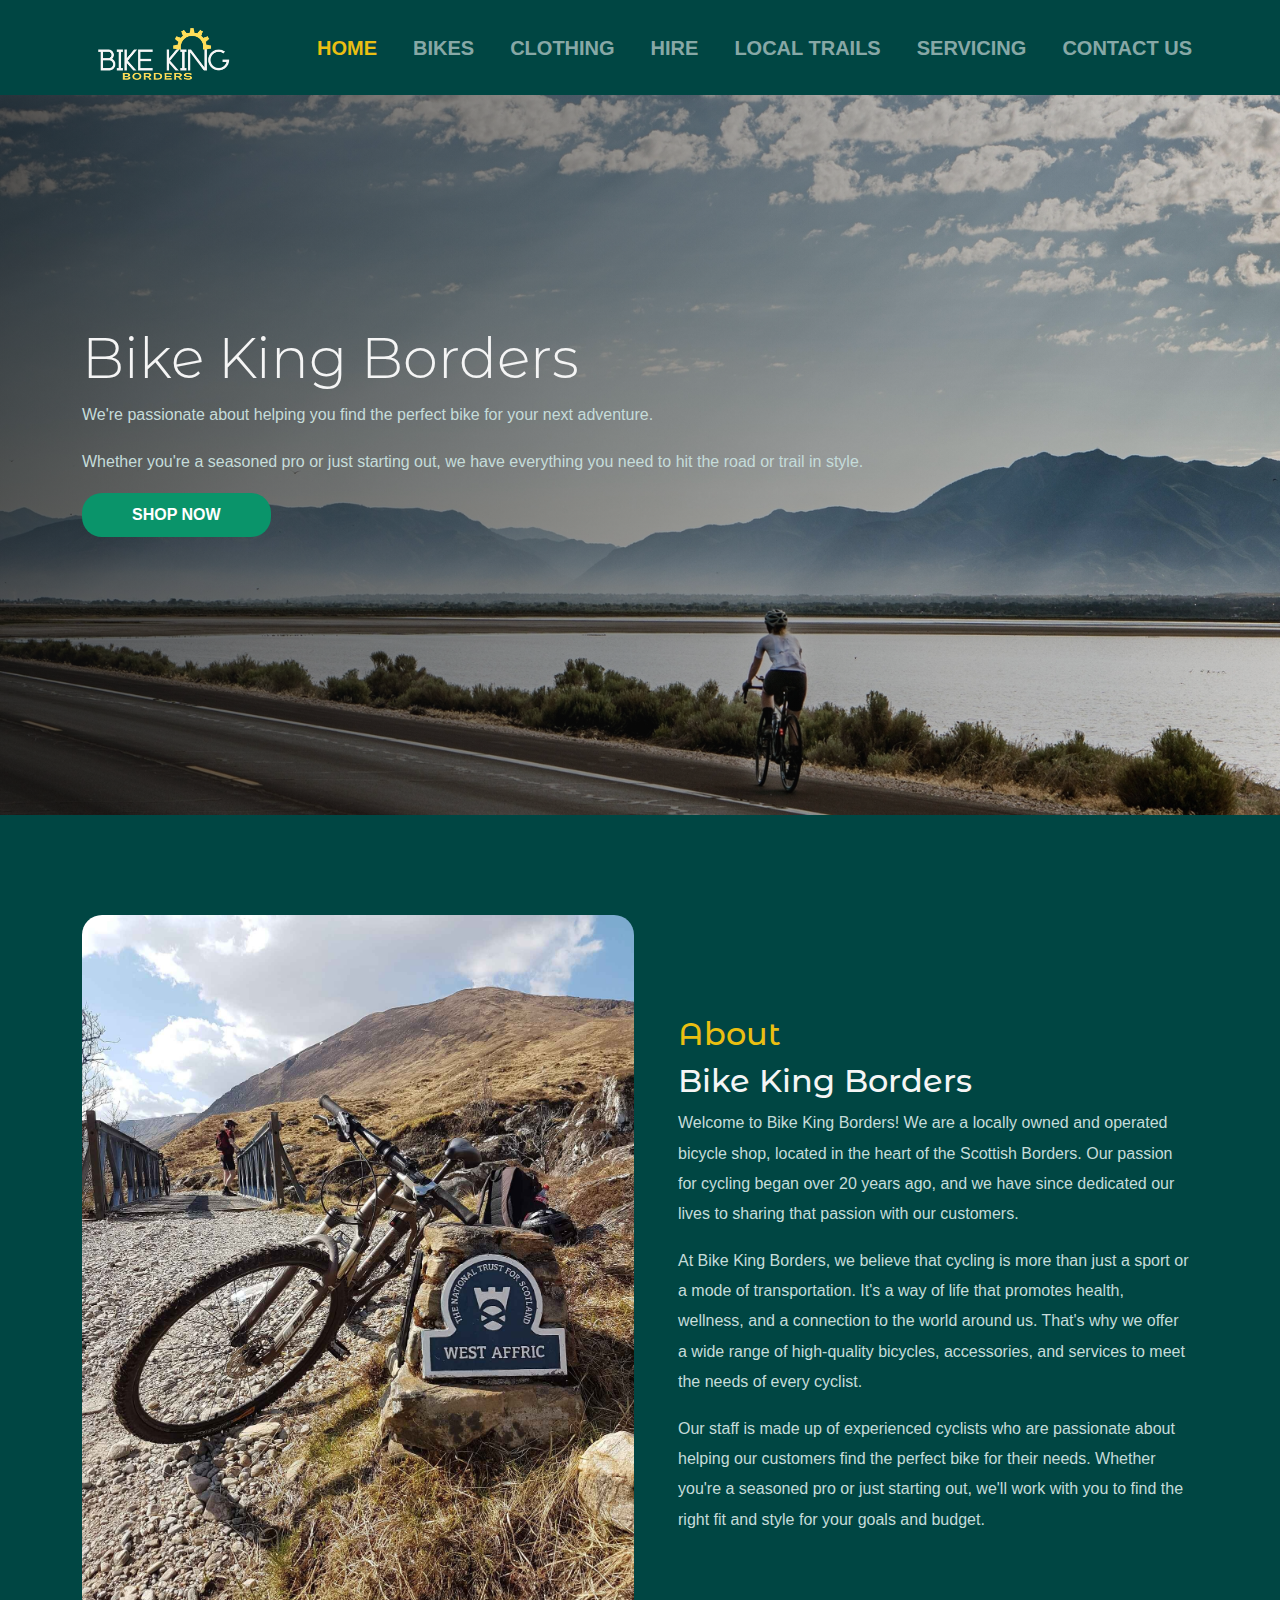
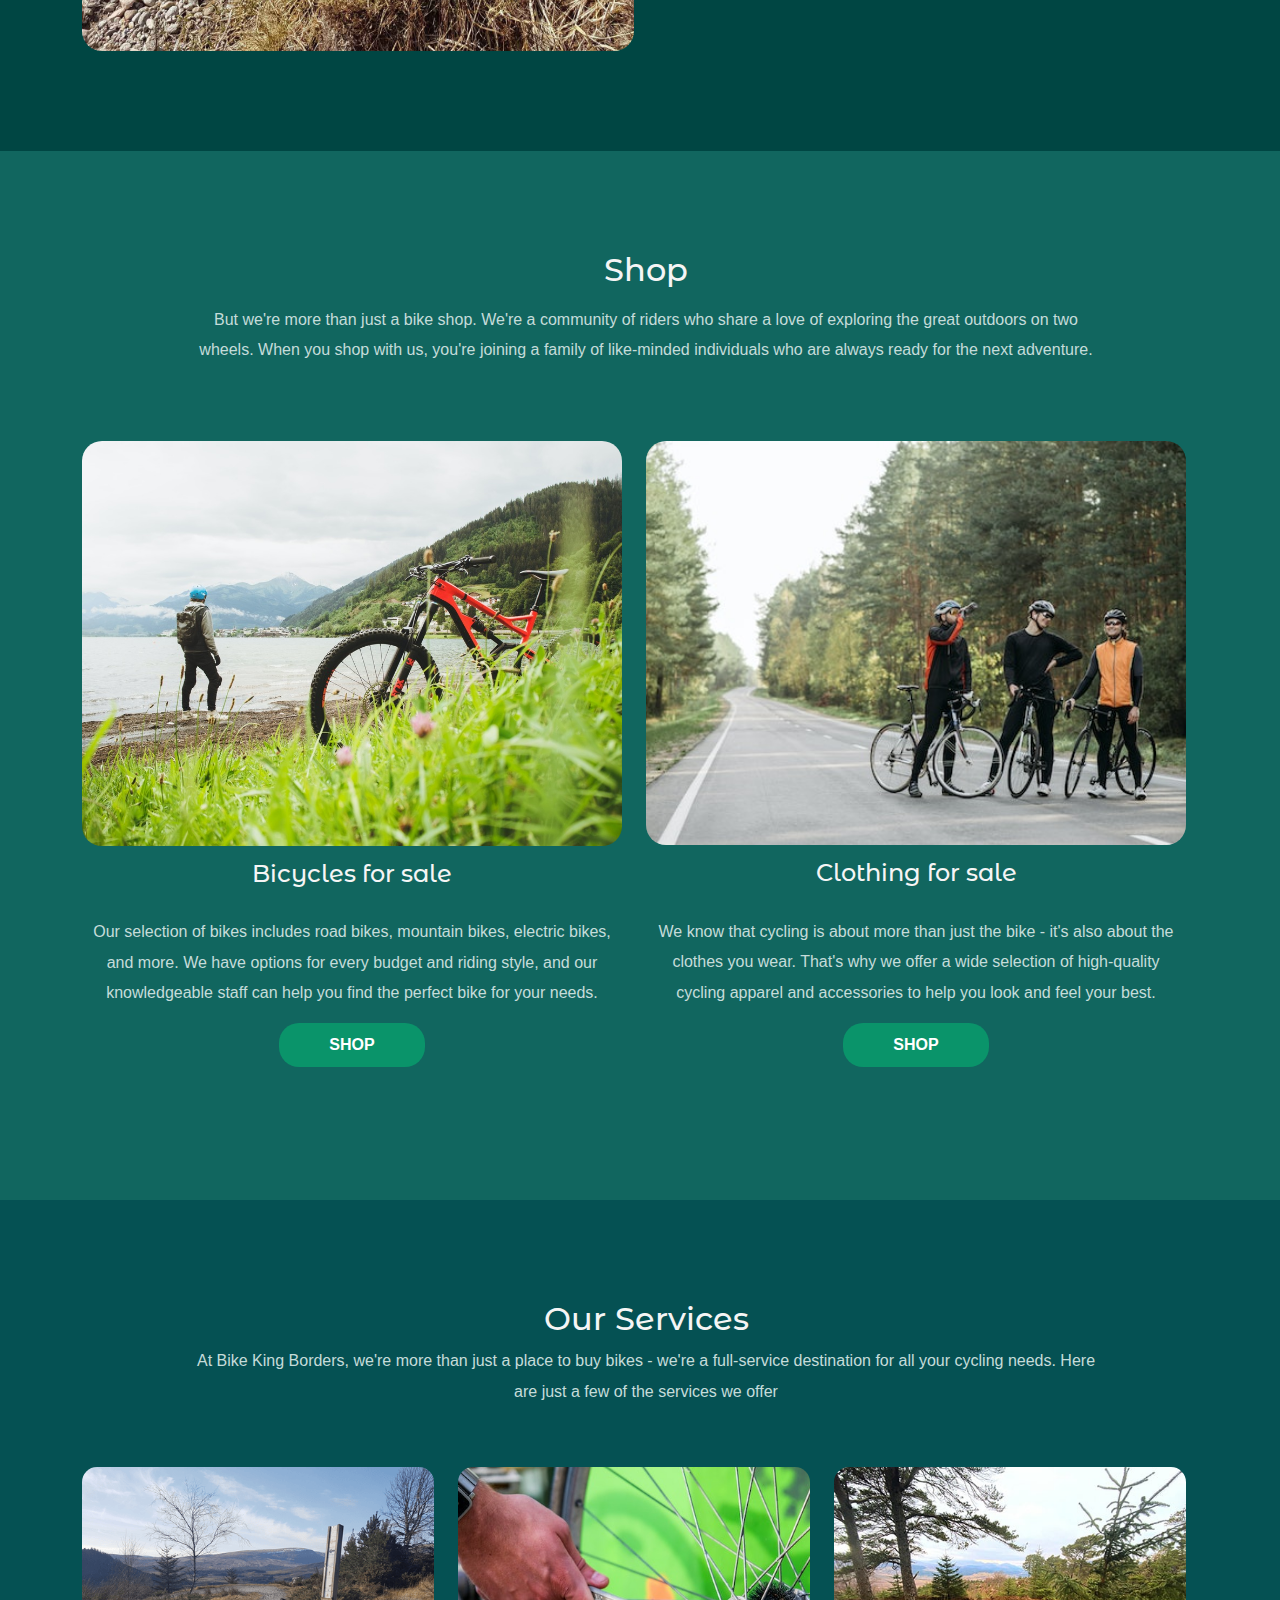
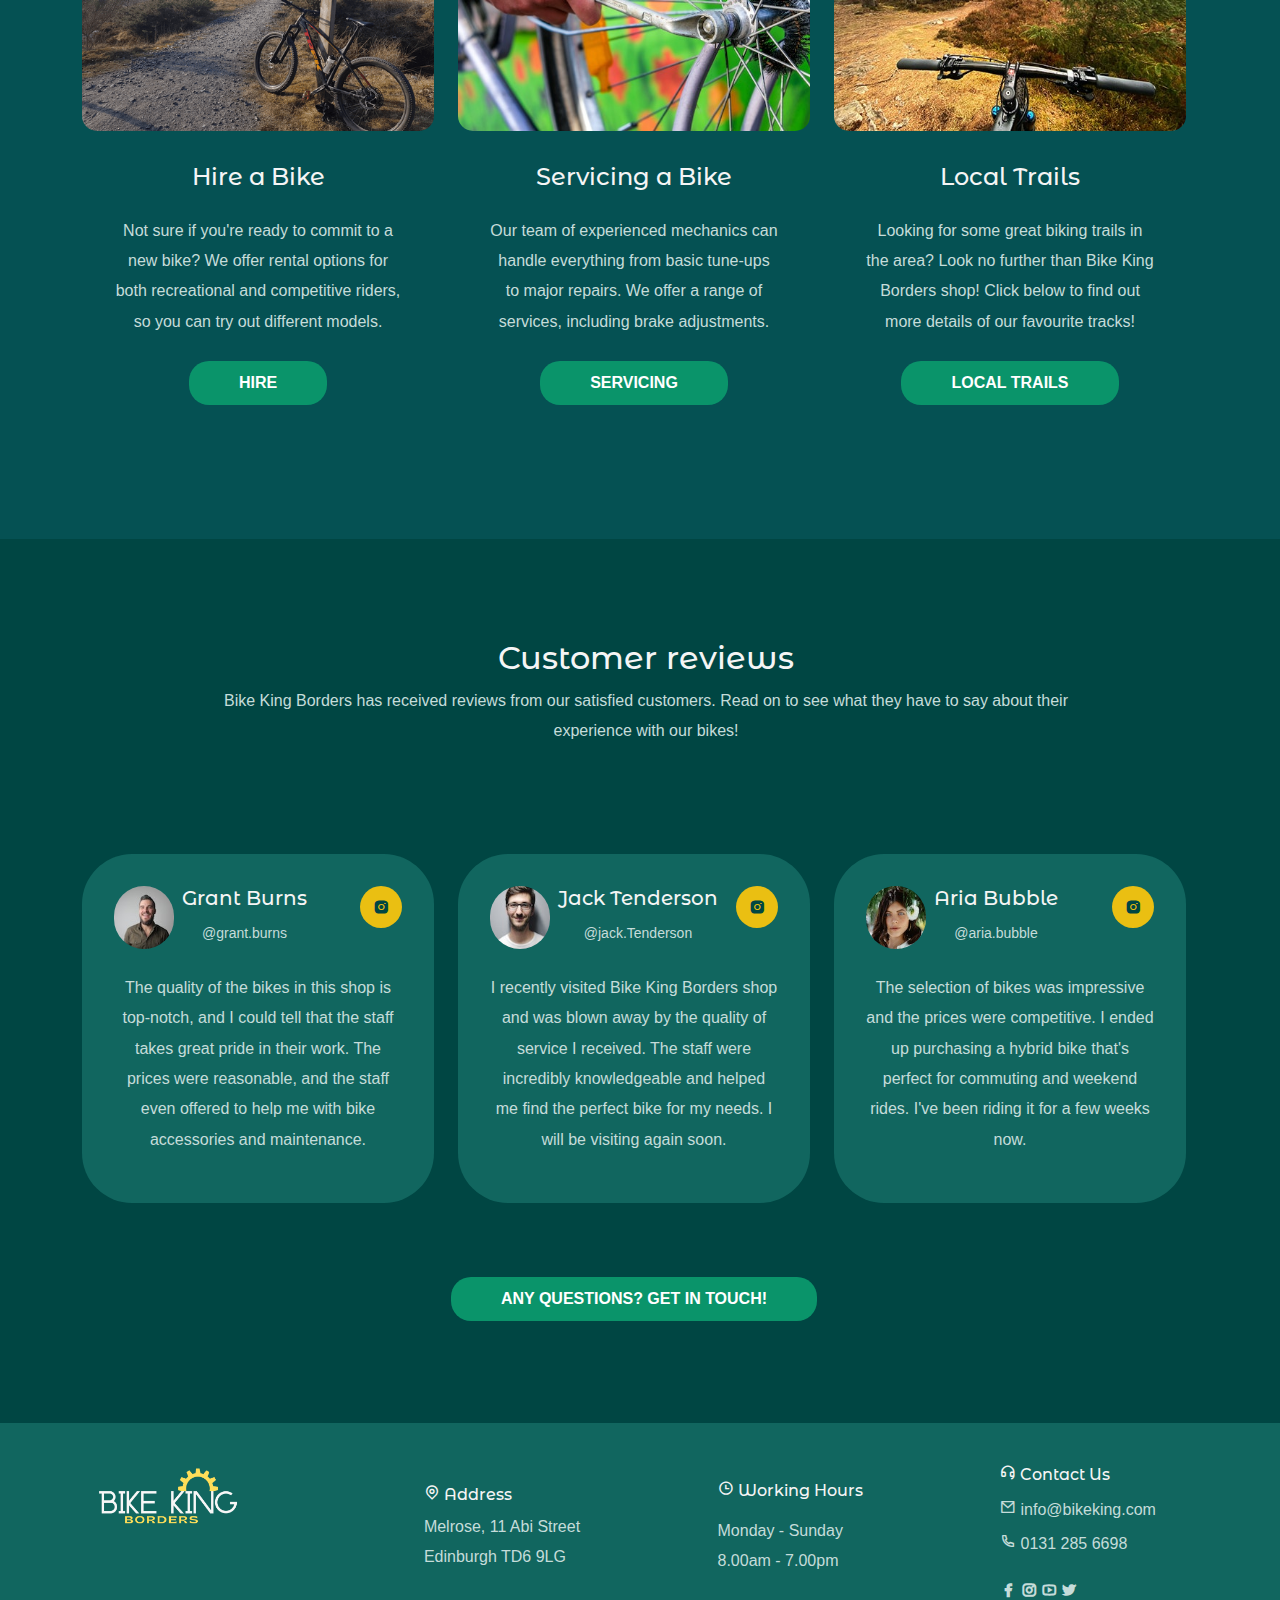
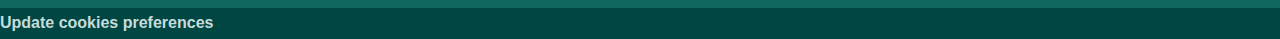
<file: index.html>
<!--
  Name: Edita Staskunaite
  Date: 05/05/2023
  Task: Graded Unit 1 HG2V34
-->


<!DOCTYPE html>
<html lang="en">
  <head>
      <meta charset="UTF-8">
      <meta http-equiv="X-UA-Compatible" content="IE=edge">
      <meta name="viewport" content="width=device-width, initial-scale=1.0">
      <meta name="robots" content="index">
  

      <!-- Bootstrap CSS, Icons and CSS -->
      <link rel="stylesheet" href="css/bootstrap.min.css">
      <link rel="stylesheet" href="remixicons/fonts/remixicon.css">
      <link rel="stylesheet" href="css/style.css">
  
      
      <title>Bike King Borders | Home</title>
      <!-- Favicon links -->
      <link rel="apple-touch-icon" sizes="180x180" href="images/apple-touch-icon.png">
      <link rel="icon" type="image/png" sizes="32x32" href="images/favicon-32x32.png">
      <link rel="icon" type="image/png" sizes="16x16" href="images/favicon-16x16.png">
      <link rel="manifest" href="/site.webmanifest">
  </head>

  <body id="home">

      <!-- Navbar -->
      <nav class="navbar navbar-expand-lg navbar-dark">
        <div class="container">
            
              <div class ="logo-top">
                <a href="index.html"><img src="images/bkb_logo.png"  alt="logo"></a>
              </div> 
            
            <button class="navbar-toggler" type="button" data-bs-toggle="collapse" data-bs-target="#navbarNav" aria-controls="navbarNav" aria-expanded="false" aria-label="Toggle navigation">
              <span class="navbar-toggler-icon"></span>
            </button>
            <div class="collapse navbar-collapse" id="navbarNav">
              <div class="navbar-nav ms-auto">
                <div class="nav-item">
                  <a class="nav-link active" aria-current="page" href="index.html">HOME</a>
                </div>
            
                <div class="nav-item">
                  <a class="nav-link" href="bikes.html">BIKES</a>
                </div>
                <div class="nav-item">
                  <a class="nav-link" href="clothing.html">CLOTHING</a>
                </div>
                <div class="nav-item">
                  <a class="nav-link" href="hire.html">HIRE</a>
                </div>
                <div class="nav-item">
                  <a class="nav-link" href="local-trails.html">LOCAL TRAILS</a>
                </div>
                <div class="nav-item">
                  <a class="nav-link" href="servicing.html">SERVICING</a>
                </div>
                <div class="nav-item">
                  <a class="nav-link" href="contact-us.html">CONTACT US</a>
                </div>
              </div>   
            </div> 
        </div>
      </nav>

      


      <!-- Hero -->
      <section class="hero">
        <div class="container" style="text-align: left;">
            <div class="row">
                <div class="col-lg-12">
                    <h1 class="display-4">Bike King Borders </h1>
                    <p class="display-8">We're passionate about helping you find the perfect bike for your next adventure.  </p>
                    <p> Whether you're a seasoned pro or just starting out, we have everything you need to hit the road or trail in style.</p>
                    <p class="display-10"></p>
                    <a href="bikes.html" class = "btn btn-brand">SHOP NOW</a>
                </div>
            </div>
        </div>
      </section>



      <!-- About -->
      <section id ="about">
        <div class="container">
          <div class="row">
    
            <div class="col-lg-6 col-md-12 col-sm-12  order-last order-sm-2  order-lg-1 vertical-align">
                <div class="about-img">
                  <img src="images/about_img.jpg" alt="About Image">
                </div>
            </div>
    
            <div class="col-lg-6 col-md-12 col-sm-12  order-first  order-sm-1 order-lg-2 vertical-align">
              <div class="about-text">
                <h2 class="h2 yellow-text justify-content center">About</h2> 
                <h2>Bike King Borders</h2>
                <p>Welcome to Bike King Borders! We are a locally owned and operated bicycle shop, located in the heart of the Scottish Borders. Our passion for cycling began over 20 years ago, and we have since dedicated our lives to sharing that passion with our customers.

                <p> At Bike King Borders, we believe that cycling is more than just a sport or a mode of transportation. It's a way of life that promotes health, wellness, and a connection to the world around us. That's why we offer a wide range of high-quality bicycles, accessories, and services to meet the needs of every cyclist.</p>
                  
                <p> Our staff is made up of experienced cyclists who are passionate about helping our customers find the perfect bike for their needs. Whether you're a seasoned pro or just starting out, we'll work with you to find the right fit and style for your goals and budget.</p>
              </div>
            </div>
          </div>
        </div>
      </section>


      <!--Shop-->
      <section id="shop">
        <div class="container text-center">
          <div class="row">

            <div class="col-12 intro">
              <h2>Shop</h2> 
              <p>But we're more than just a bike shop. We're a community of riders who share a love of exploring the great outdoors on two wheels. When you shop with us, you're joining a family of like-minded individuals who are always ready for the next adventure.</p>
            </div>

            <div class="row">
              <div class="col-lg-6 col-md-6">
                <div class="service">
                  <img src="images/bicycle_shop.jpg" alt="Bicycle Shop">
                  <div class="content">
                    <h4>Bicycles for sale</h4>
                    <p>Our selection of bikes includes road bikes, mountain bikes, electric bikes, and more. We have options for every budget and riding style, and our knowledgeable staff can help you find the perfect bike for your needs. </p>
                    
                    <a href="bikes.html" class = "btn btn-shop">SHOP</a>
                    <br>
                    <br>
                  </div>
                </div>
              </div>

              <div class="col-lg-6 col-md-6">
                <div class="service">
                  <img src="images/clothes_shop.jpg" alt="Clothing for sale">
                  <div class="content">
                    <h4>Clothing for sale</h4>
                    <p>We know that cycling is about more than just the bike - it's also about the clothes you wear. That's why we offer a wide selection of high-quality cycling apparel and accessories to help you look and feel your best.</p>
                    <a href="clothing.html" class = "btn btn-shop">Shop</a>
                  </div>
                </div> 
              </div>
            </div>
          </div>
        </div>
      </section>


      <!-- Services -->
      <section id="services">
        <div class="container text-center">
          <div class="row">
            <div class="col-12 intro">
              <h2>Our Services</h2> 
              <p>At Bike King Borders, we're more than just a place to buy bikes - we're a full-service destination for all your cycling needs. Here are just a few of the services we offer</p>
            </div>

            <div class="row">
              <div class="col-lg-4 col-md-6">
                <div class="service">
                  <img src="images/service_1.png" alt="Hire a Bike service">
                    <div class="content">
                      <h4>Hire a Bike</h4>
                      <p>Not sure if you're ready to commit to a new bike? We offer rental options for both recreational and competitive riders, so you can try out different models.</p>
                      <a href="hire.html" class = "btn btn-shop">Hire</a>
                    </div>
                </div>
              </div>

              <div class="col-lg-4 col-md-6">
                <div class="service">
                    <img src="images/service_2.jpg" alt="Servicing">
                    <div class="content">
                      <h4>Servicing a Bike</h4>
                      <p>Our team of experienced mechanics can handle everything from basic tune-ups to major repairs. We offer a range of services, including brake adjustments.  </p>
                      <a href="servicing.html" class = "btn btn-shop">Servicing</a>
                    </div>
                </div>
              </div>

              <div class="col-lg-4 col-md-6">
                <div class="service">
                    <img src="images/service_3.jpg" alt="LOcal trails">
                    <div class="content">
                      <h4>Local Trails</h4>
                      <p>Looking for some great biking trails in the area? Look no further than Bike King Borders shop! Click below to find out more details of our favourite tracks!</p>
                      <a href="local-trails.html" class = "btn btn-shop">Local trails</a>
                  </div>
                </div>
              </div>
            </div>
          </div>
        </div>
      </section>



      <!-- Testimonials -->
      <section id="reviews">
        <div class="container text-center">
          <div class="row">
            <div class="col-12 intro text-center">
              <h2>Customer reviews</h2> 
              <p>Bike King Borders has received reviews from our satisfied customers. Read on to see what they have to say about their experience with our bikes!</p>
            </div>

            <div class="row gy-4">
                <div class="col-lg-4 col-md-6">
                  <div class="review">
                    <div class="d-flex">

                      <img src="images/avatar_01.jpg" alt="Avatar 1">
                      <div class="ms-2">
                        <h5>Grant Burns</h5>
                        <small>@grant.burns</small>
                      </div>

                      <div class="icon"><i class="ri-instagram-fill"></i> </div>

                    </div>

                      <p class="mt-4">The quality of the bikes in this shop is top-notch, and I could tell that the staff takes great pride in their work. The prices were reasonable, and the staff even offered to help me with bike accessories and maintenance.</p>
                  </div> 
                </div>
              
                <div class="col-lg-4 col-md-6">
                  <div class="review">
                      <div class="d-flex">
                        <img src="images/avatar_02.jpg" alt="Avatar 2">
                        <div class="ms-2">
                          <h5>Jack Tenderson</h5>
                          <small>@jack.Tenderson</small>
                        </div>

                        <div class="icon"><i class="ri-instagram-fill"></i> </div>

                      </div>
                      <p class="mt-4">I recently visited Bike King Borders shop and was blown away by the quality of service I received. The staff were incredibly knowledgeable and helped me find the perfect bike for my needs. I will be visiting again soon.</p>
                    </div> 
                </div>

                <div class="col-lg-4 col-md-6">
                  <div class="review">
                    <div class="d-flex">
                          <img src="images/avatar_03.jpg" alt="Avatar 3">
                          <div class="ms-2">
                            <h5>Aria Bubble</h5>
                            <small>@aria.bubble</small>
                          </div>

                        <div class="icon"><i class="ri-instagram-fill"></i> </div>

                      </div>
                      <p class="mt-4">The selection of bikes was impressive and the prices were competitive. I ended up purchasing a hybrid bike that's perfect for commuting and weekend rides. I've been riding it for a few weeks now.</p>
                  </div> 
                </div>

              <div class="button-shop">
                  <a href="contact-us.html" class = "btn btn-shop">Any questions? Get in touch!</a>
              </div>
            </div>
          </div>
        </div>
      </section>


      <!--Footer-->
    
      <div class="footer-top">
        <div class="container">
          <div class="row">
            
            <div class="col-lg-3 col-md-3 col-sm-12 center-block">
              <div>
                <div class="logo-footer center-align">
                  <a href="index.html"><img src="images/bkb_logo.png"  alt="logo" style="width: 60%;"></a>
                </div>
              </div>
            </div>

            <div class="col-lg-3 col-md-3 col-sm-12 center-align">
              <div>
                <h6><i class="ri-map-pin-line"></i> Address</h6>
                
                <p>
                  <span>Melrose, 11 Abi Street </span>
                  <br>
                  <span>Edinburgh TD6 9LG</span>
                </p>
              </div>
            </div>

            <div class="col-lg-3 col-md-3 col-sm-12 center-align">
              <div>
                <h6 class="mb-3"><i class="ri-time-line"></i> Working Hours</h6>
                <div>
                  <span>Monday - Sunday</span>
                  <p>8.00am - 7.00pm</p>
                </div>
              </div>
            </div>

            <div class="col-lg-3 col-md-3 col-sm-12 center-align">
              <div>
                <h6><i class="ri-customer-service-line"></i> Contact Us</h6>
                <p>
                  <i class="ri-mail-line"></i> 
                  <span>info@bikeking.com</span>
                  <br>
                  <i class="ri-phone-line"></i>
                  <span>0131 285 6698</span>
                </p>

                <div class="social-links">
                  <a href="www.facebook.com"><i class="ri-facebook-fill"></i></a>
                  <a href="www.instagram.com"><i class="ri-instagram-line"></i></a>
                  <a href="www.youtube.com"><i class="ri-youtube-line"></i></a>
                  <a href="www.twitter.com"><i class="ri-twitter-fill"></i></a>
                </div>
              </div>
            </div>
          </div>
        </div>
      </div>

      <script src="js/bootstrap.bundle.min.js"></script>

  </body>
      <!-- Cookie Consent by TermsFeed https://www.TermsFeed.com -->
      <script type="text/javascript" src="https://www.termsfeed.com/public/cookie-consent/4.1.0/cookie-consent.js" charset="UTF-8"></script>
      <script type="text/javascript" charset="UTF-8">
      document.addEventListener('DOMContentLoaded', function () {
      cookieconsent.run({"notice_banner_type":"simple","consent_type":"express","palette":"light","language":"en","page_load_consent_levels":["strictly-necessary"],"notice_banner_reject_button_hide":false,"preferences_center_close_button_hide":false,"page_refresh_confirmation_buttons":false,"website_name":"Bike King Borders"});
      });
      </script>

      <noscript>Free cookie consent management tool by <a href="https://www.termsfeed.com/">TermsFeed</a></noscript>
      <!-- End Cookie Consent by TermsFeed https://www.TermsFeed.com -->





      <!-- Below is the link that users can use to open Preferences Center to change their preferences. Do not modify the ID parameter. Place it where appropriate, style it as needed. -->

      <a href="#" id="open_preferences_center">Update cookies preferences</a>

</html>
</file>
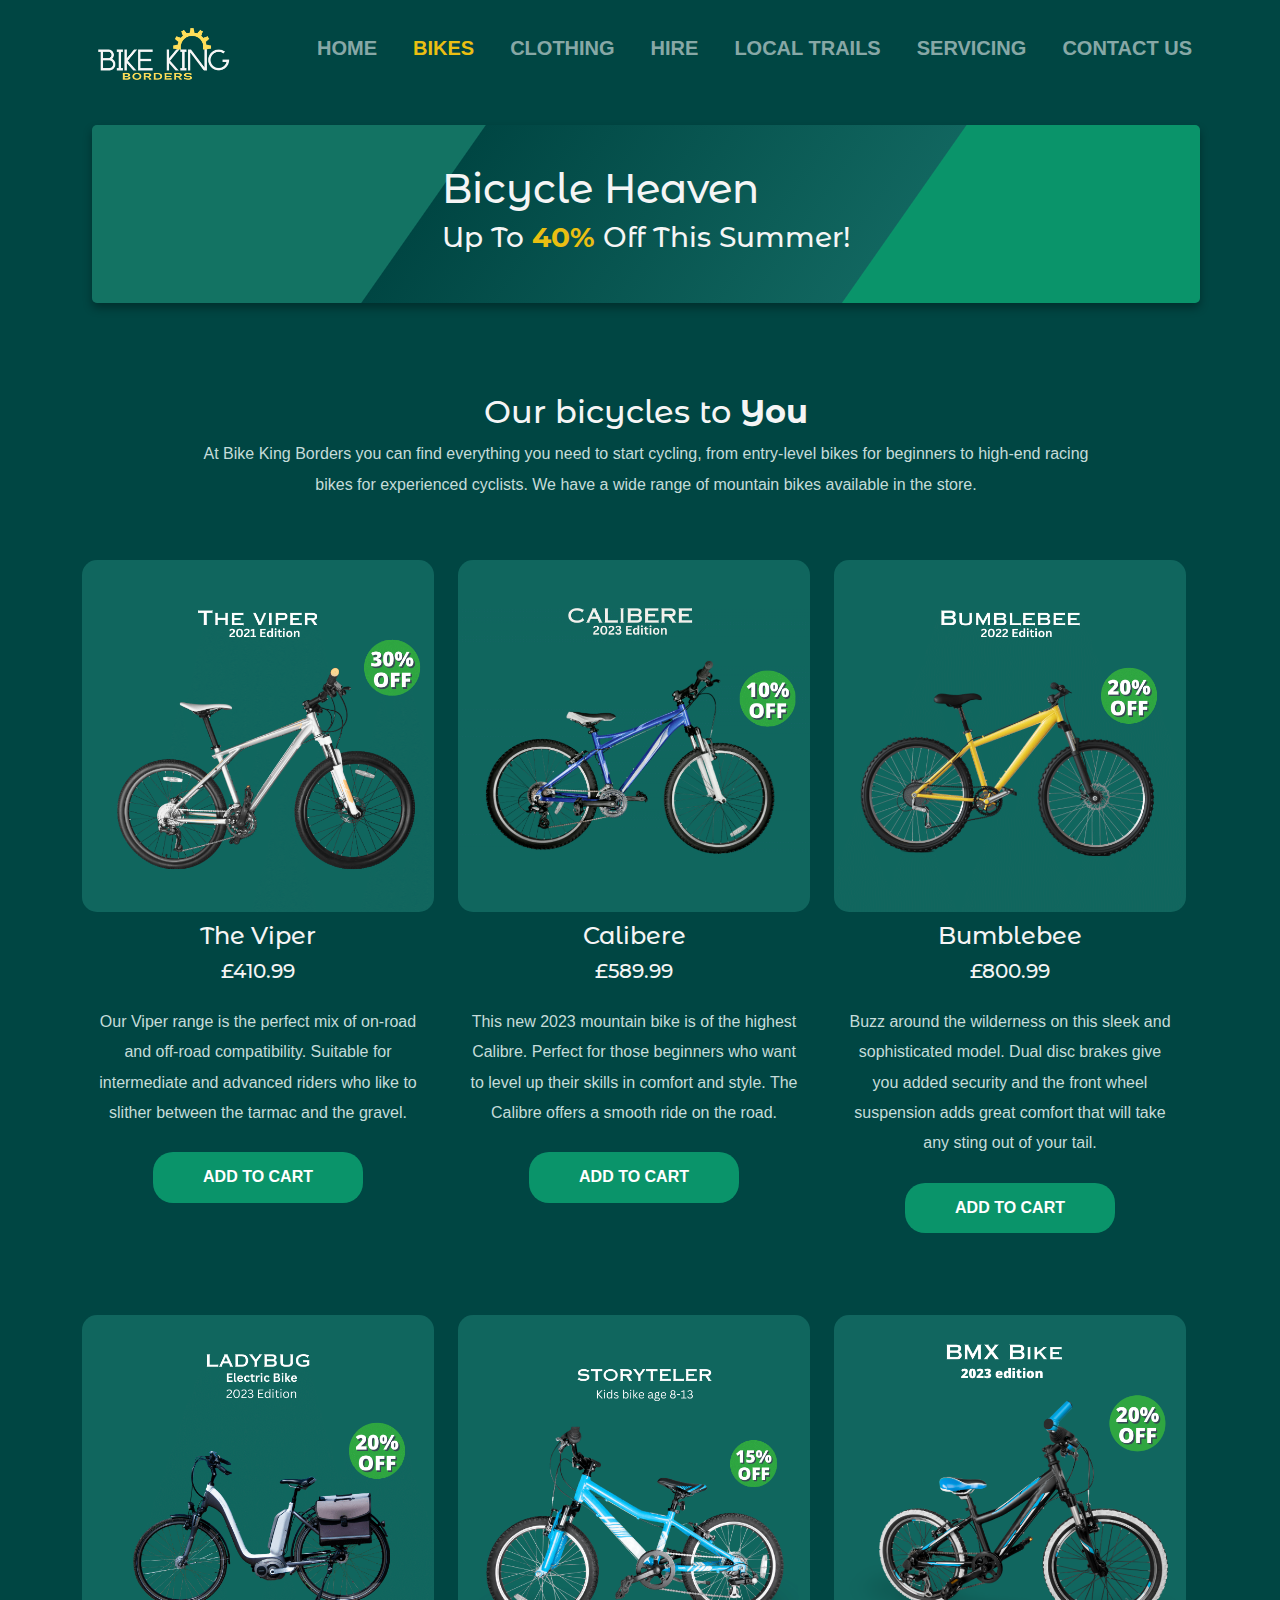
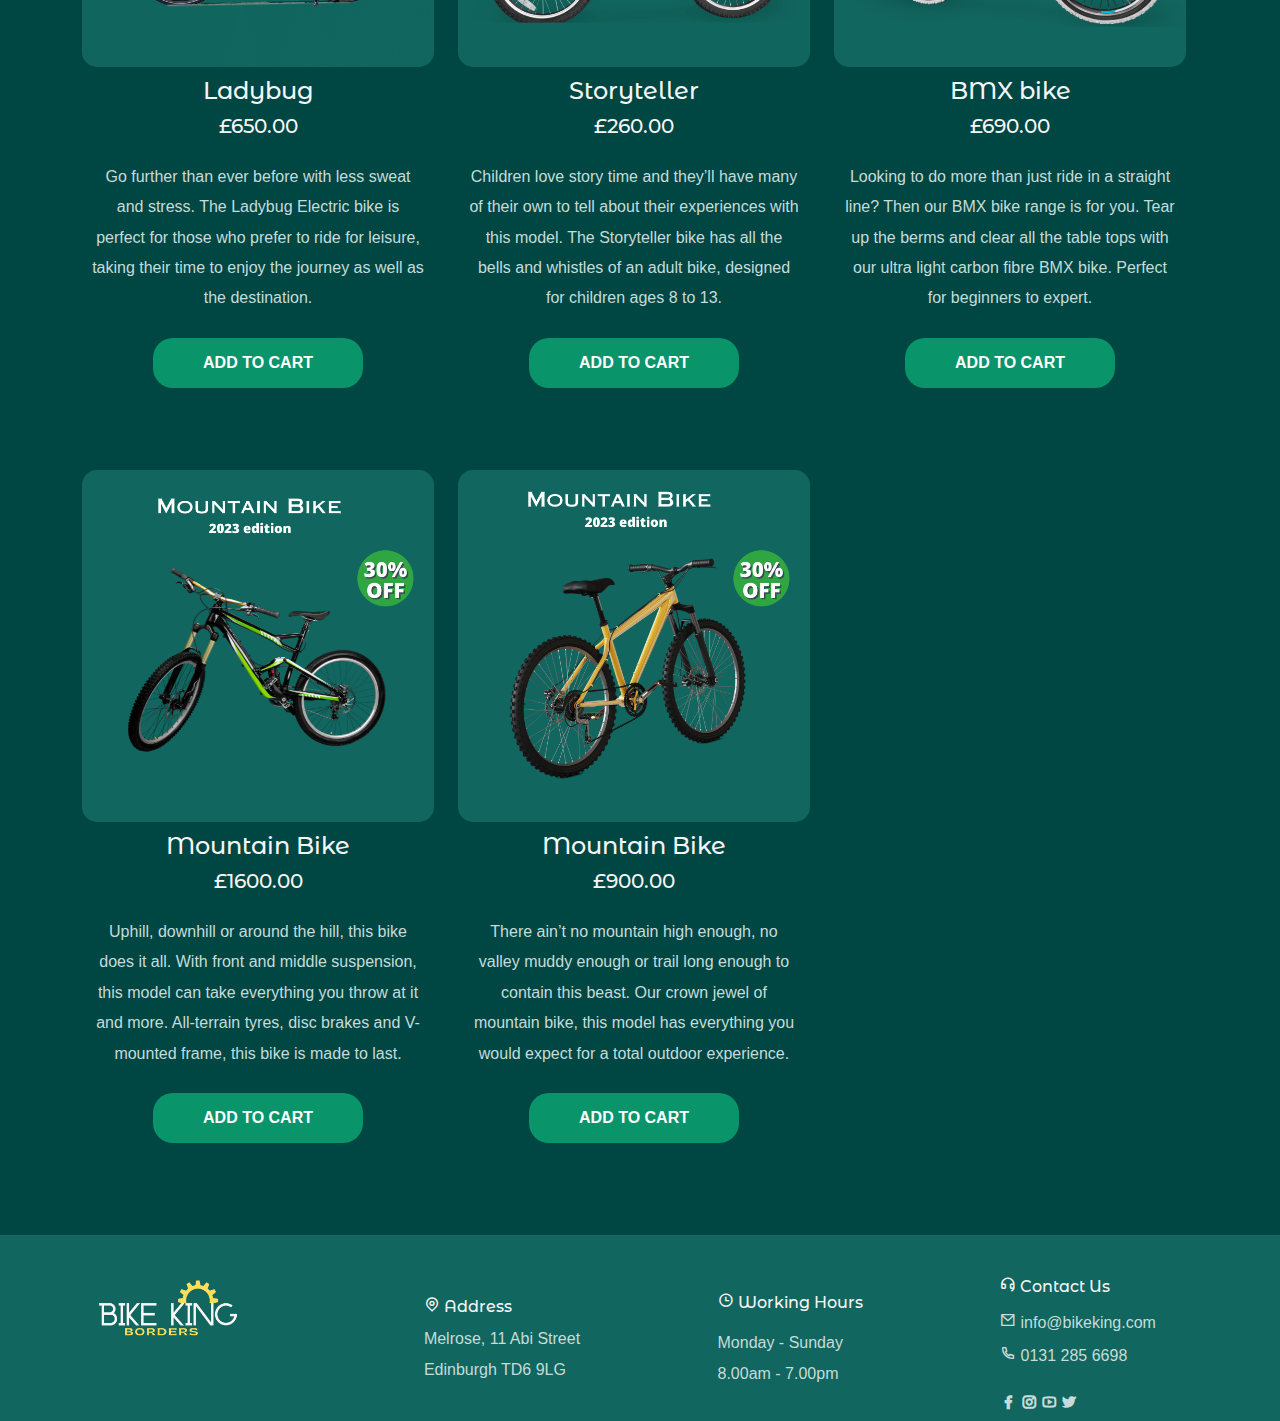
<file: bikes.html>
<!--
  Name: Edita Staskunaite
  Date: 05/05/2023
  Task: Graded Unit 1 HG2V34
-->

<!DOCTYPE html>
<html lang="en">
  <head>
      <meta charset="UTF-8">
      <meta http-equiv="X-UA-Compatible" content="IE=edge">
      <meta name="viewport" content="width=device-width, initial-scale=1.0">
      <meta name="robots" content="bikes">
  

      <!-- Bootstrap CSS, Icons and CSS -->
      <link rel="stylesheet" href="css/bootstrap.min.css">
      <link rel="stylesheet" href="remixicons/fonts/remixicon.css">
      <link rel="stylesheet" href="css/style.css">

      <title>Bike King Borders | Bikes</title>
      <!-- Favicon links -->
      <link rel="apple-touch-icon" sizes="180x180" href="images/apple-touch-icon.png">
      <link rel="icon" type="image/png" sizes="32x32" href="images/favicon-32x32.png">
      <link rel="icon" type="image/png" sizes="16x16" href="images/favicon-16x16.png">
      <link rel="manifest" href="/site.webmanifest">
  </head>

  <body id="bikes">

    <!-- Navbar -->
    <nav class="navbar navbar-expand-lg navbar-dark">
        <div class="container">
          
            <div class ="logo-top">
              <a href="index.html"><img src="images/bkb_logo.png"  alt="logo"></a>
            </div> 
          
          <button class="navbar-toggler" type="button" data-bs-toggle="collapse" data-bs-target="#navbarNav" aria-controls="navbarNav" aria-expanded="false" aria-label="Toggle navigation">
            <span class="navbar-toggler-icon"></span>
          </button>
          <div class="collapse navbar-collapse" id="navbarNav">
            <div class="navbar-nav ms-auto">
              <div class="nav-item">
                <a class="nav-link" href="index.html">HOME</a>
              </div>
              <div class="nav-item">
                <a class="nav-link active" aria-current="page" href="bikes.html">BIKES</a>
              </div>
              <div class="nav-item">
                <a class="nav-link" href="clothing.html">CLOTHING</a>
              </div>
              <div class="nav-item">
                <a class="nav-link" href="hire.html">HIRE</a>
              </div>
              <div class="nav-item">
                <a class="nav-link" href="local-trails.html">LOCAL TRAILS</a>
              </div>
              <div class="nav-item">
                <a class="nav-link" href="servicing.html">SERVICING</a>
              </div>
              <div class="nav-item">
                <a class="nav-link" href="contact-us.html">CONTACT US</a>
              </div>
            </div> 
          </div>
        </div>
      </nav>

  
      <!--Banner-->
      <div class="banner-container">
        <div class="container col-12">
            <div class="banner-bike">
              <div class="content">
                <h1>Bicycle Heaven</h1>
                <h3>Up to <b>40%</b> off this summer!</h3>
              </div>
            </div>
        </div>
      </div>


      <!--Product Cards-->
      <section id="product">
        <div class="container text-center">
          <div class="row">

            <div class="col-12 intro">
              <h2>Our bicycles to <b>You</b></h2>
              <p>At Bike King Borders you can find everything you need to start cycling, from entry-level bikes for beginners to high-end racing bikes for experienced cyclists. We have a wide range of mountain bikes available in the store.</p>
            </div>

            <div class="row">
              <div class="col-lg-4 col-md-6">
                <div class="product">
                    <img src="images/silver_bike.png" alt="The Viper Bike">
                    <div class="content">
                      <h4>The Viper</h4>
                      <h5>£410.99</h5>
                      <p>Our Viper range is the perfect mix of on-road and off-road compatibility. Suitable for intermediate and advanced riders who like to slither between the tarmac and the gravel.</p>
                      <button type="button" class="btn-shop">Add to Cart</button>
                    </div>
                </div>
              </div>


              <div class="col-lg-4 col-md-6">
                  <div class="product">
                      <img src="images/blue_bike.png" alt="Calibere Bike">
                      <div class="content">
                        <h4>Calibere</h4>
                        <h5>£589.99</h5>
                        <p>This new 2023 mountain bike is of the highest Calibre. Perfect for those beginners who want to level up their skills in comfort and style. The Calibre offers a smooth ride on the road.</p>
                        <button type="button" class="btn-shop">Add to Cart</button>
                    </div>
                  </div>
              </div>


              <div class="col-lg-4 col-md-6">
                <div class="product">
                    <img src="images/yellow_bike.png" alt="Bumblebee Bike">
                    <div class="content">
                      <h4>Bumblebee</h4>
                      <h5>£800.99</h5>
                      <p>Buzz around the wilderness on this sleek and sophisticated model. Dual disc brakes give you added security and the front wheel suspension adds great comfort that will take any sting out of your tail.</p>
                      <button type="button" class="btn-shop">Add to Cart</button>
                  </div>
                </div>
              </div>


              <div class="col-lg-4 col-md-6">
                  <div class="product">
                    <img src="images/electric_bike.png" alt="Ladybug Bike">
                      <div class="content">
                        <h4>Ladybug</h4>
                        <h5>£650.00</h5>
                        <p>Go further than ever before with less sweat and stress. The Ladybug Electric bike is perfect for those who prefer to ride for leisure, taking their time to enjoy the journey as well as the destination. </p>
                        <button type="button" class="btn-shop">Add to Cart</button>
                      </div>
                  </div>
              </div>


              <div class="col-lg-4 col-md-6">
                <div class="product">
                    <img src="images/kids_bike.png" alt="Storyteller Bike">
                    <div class="content">
                      <h4>Storyteller</h4>
                      <h5>£260.00</h5>
                      <p>Children love story time and they’ll have many of their own to tell about their experiences with this model. The Storyteller bike has all the bells and whistles of an adult bike, designed for children ages 8 to 13. </p>
                      <button type="button" class="btn-shop">Add to Cart</button>
                    </div>
                </div>
              </div>


              <div class="col-lg-4 col-md-6">
                <div class="product">
                    <img src="images/bmx.png" alt="BMX Bike">
                    <div class="content">
                      <h4>BMX bike</h4>
                      <h5>£690.00</h5>
                      <p>Looking to do more than just ride in a straight line?  Then our BMX bike range is for you. Tear up the berms and clear all the table tops with our ultra light carbon fibre BMX bike. Perfect for beginners to expert.</p>
                      <button type="button" class="btn-shop">Add to Cart</button>
                    </div>
                </div>
              </div>

            
              <div class="col-lg-4 col-md-6">
                <div class="product">
                    <img src="images/green_mountain.png" alt="Mountain Bike">
                    <div class="content">
                      <h4>Mountain Bike</h4>
                      <h5>£1600.00</h5>
                      <p>Uphill, downhill or around the hill, this bike does it all. With front and middle suspension, this model can take everything you throw at it and more. All-terrain tyres, disc brakes and V-mounted frame, this bike is made to last.</p>
                      <button type="button" class="btn-shop">Add to Cart</button>
                  </div>
                </div>
              </div>
            
              <div class="col-lg-4 col-md-6">
                <div class="product">
                    <img src="images/yellow_mountain.png" alt="Mountain bike 2">
                    <div class="content">
                      <h4>Mountain Bike</h4>
                      <h5>£900.00</h5>
                      <p>There ain’t no mountain high enough, no valley muddy enough or trail long enough to contain this beast. Our crown jewel of mountain bike, this model has everything you would expect for a total outdoor experience.</p>
                      <button type="button" class="btn-shop">Add to Cart</button>
                    </div>
                </div>
              </div>
            </div>
          </div>
        </div>
      </section>


    <!--Footer-->
    <div class="footer-top">
      <div class="container">
        <div class="row">
          
          <div class="col-lg-3 col-md-3 col-sm-12 center-block">
            <div>
              <div class="logo-footer center-align">
                <a href="index.html"><img src="images/bkb_logo.png"  alt="logo" style="width: 60%;"></a>
              </div>
            </div>
          </div>

          <div class="col-lg-3 col-md-3 col-sm-12 center-align">
            <div>
              <h6><i class="ri-map-pin-line"></i> Address</h6>
              <p>
                <span>Melrose, 11 Abi Street </span>
                <br>
                <span>Edinburgh TD6 9LG</span>
              </p>
            </div>
          </div>

          <div class="col-lg-3 col-md-3 col-sm-12 center-align">
            <div>
              <h6 class="mb-3"><i class="ri-time-line"></i> Working Hours</h6>
              <div>
                <span>Monday - Sunday</span>
                <p>8.00am - 7.00pm</p>
              </div>
            </div>
          </div>
          
          <div class="col-lg-3 col-md-3 col-sm-12 center-align">
            <div>
              <h6><i class="ri-customer-service-line"></i> Contact Us</h6>
              <p>
                <i class="ri-mail-line"></i> 
                <span>info@bikeking.com</span>
                <br>
                <i class="ri-phone-line"></i>
                <span>0131 285 6698</span>
              </p>
            
              <div class="social-links">
                <a href="www.facebook.com"><i class="ri-facebook-fill"></i></a>
                <a href="www.instagram.com"><i class="ri-instagram-line"></i></a>
                <a href="www.youtube.com"><i class="ri-youtube-line"></i></a>
                <a href="www.twitter.com"><i class="ri-twitter-fill"></i></a>
              </div>
            </div>
          </div>
        </div>
      </div>
    </div>
      
      <script src="js/bootstrap.bundle.min.js"></script>

  </body>
</html>
</file>
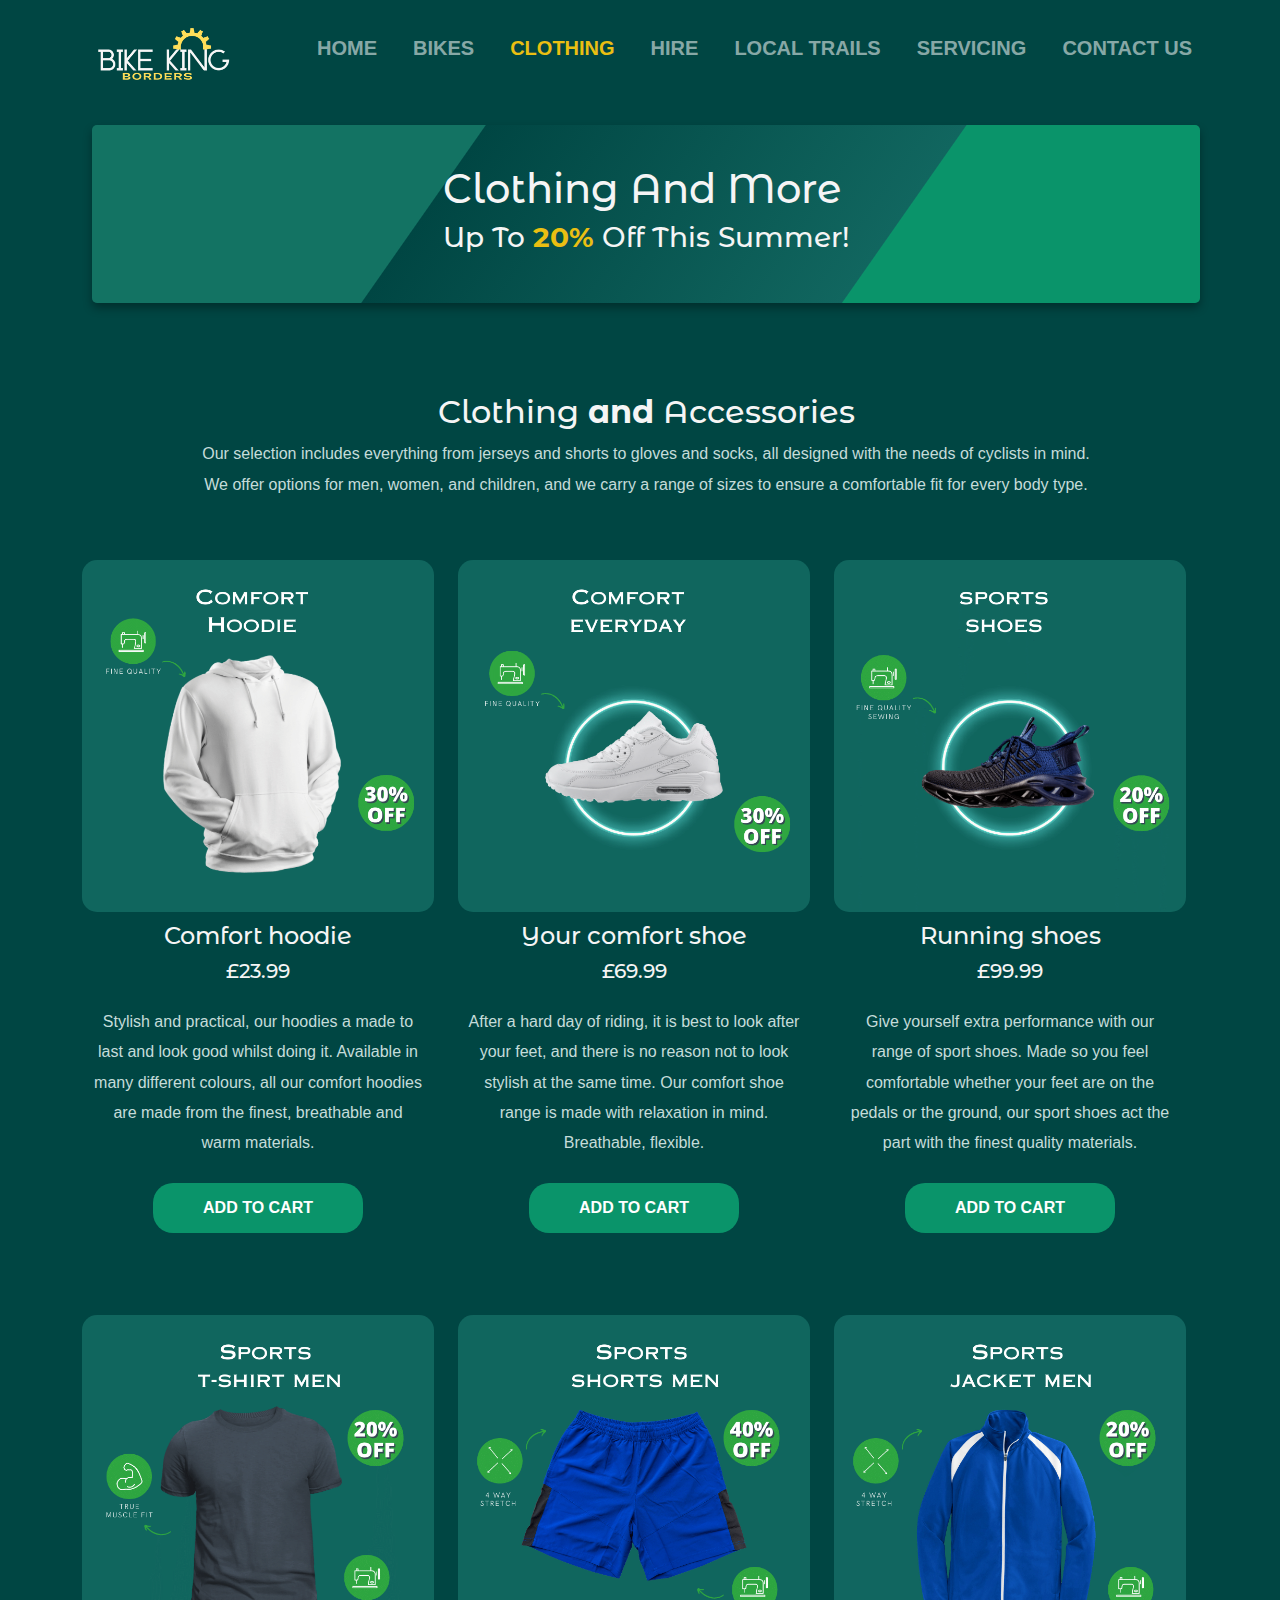
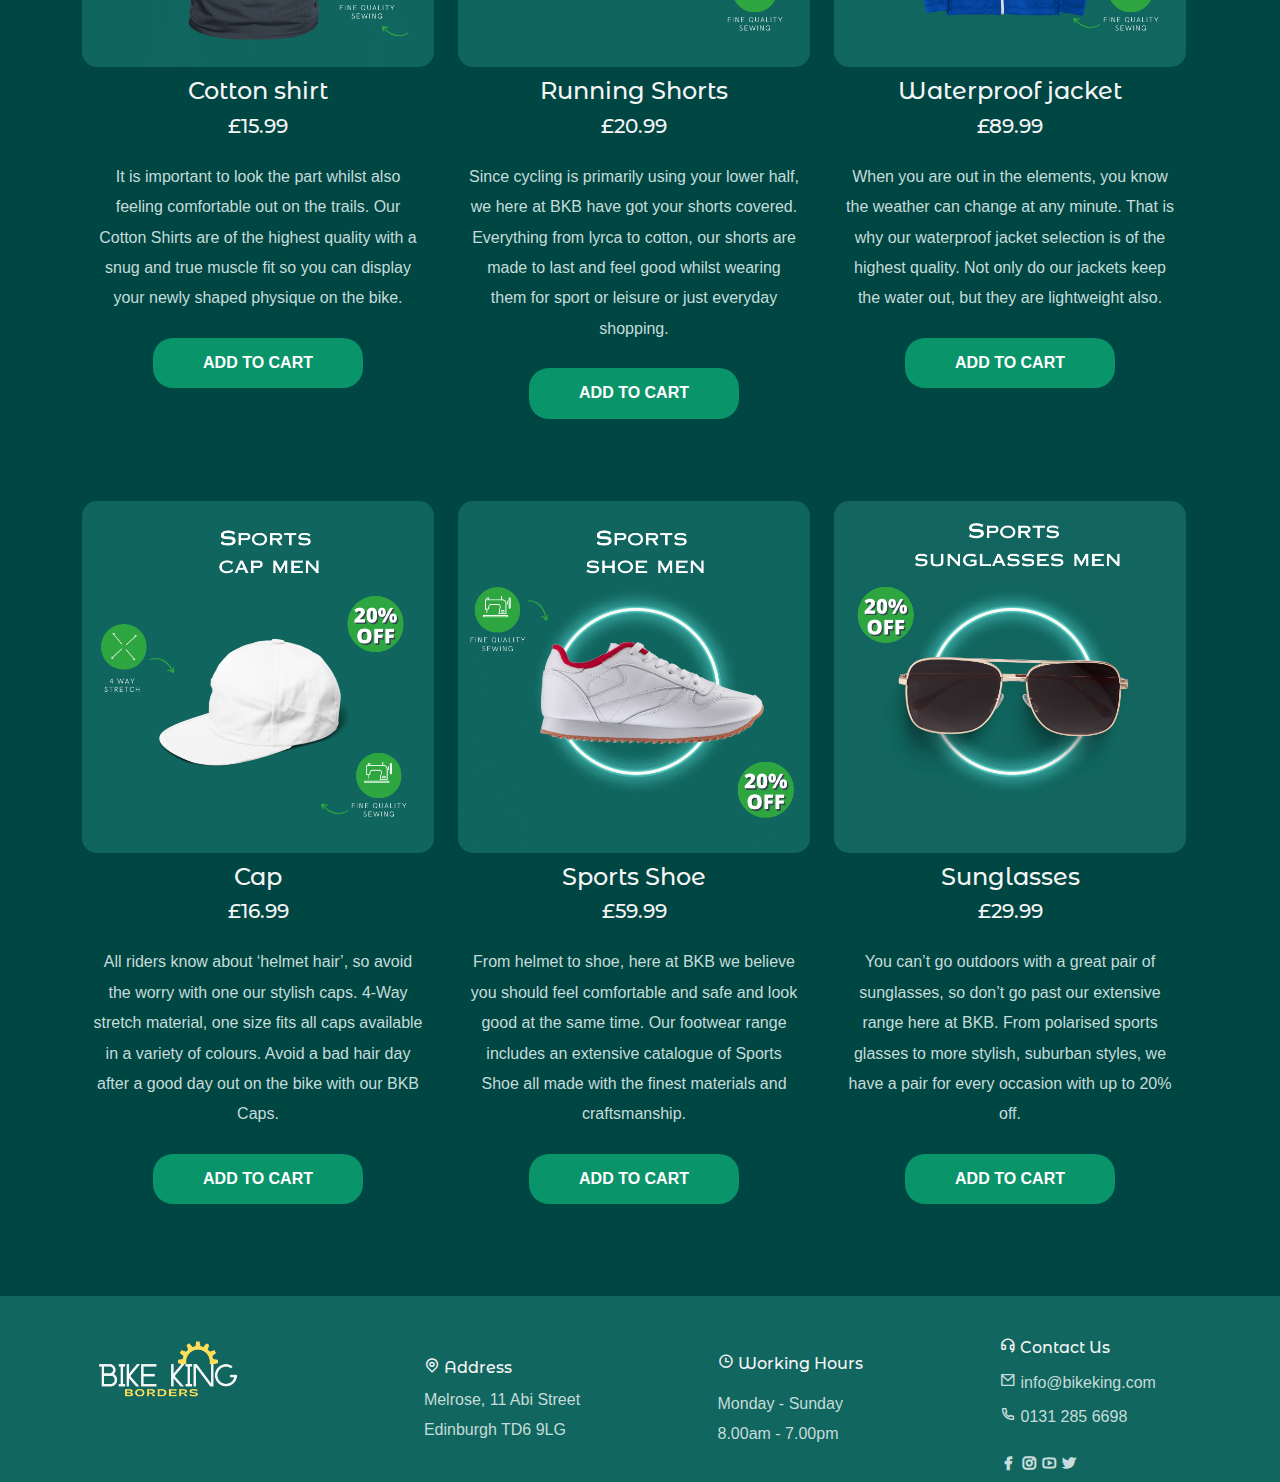
<file: clothing.html>
<!--
  Name: Edita Staskunaite
  Date: 05/05/2023
  Task: Graded Unit 1 HG2V34
-->

<!DOCTYPE html>
<html lang="en">
  <head>
      <meta charset="UTF-8">
      <meta http-equiv="X-UA-Compatible" content="IE=edge">
      <meta name="viewport" content="width=device-width, initial-scale=1.0">
      <meta name="robots" content="clothing">
  

      <!-- Bootstrap CSS, Icons and CSS -->
      <link rel="stylesheet" href="css/bootstrap.min.css">
      <link rel="stylesheet" href="remixicons/fonts/remixicon.css">
      <link rel="stylesheet" href="css/style.css">

      
      <title>Bike King Borders | Clothing</title>
      <!-- Favicon links -->
      <link rel="apple-touch-icon" sizes="180x180" href="images/apple-touch-icon.png">
      <link rel="icon" type="image/png" sizes="32x32" href="images/favicon-32x32.png">
      <link rel="icon" type="image/png" sizes="16x16" href="images/favicon-16x16.png">
      <link rel="manifest" href="/site.webmanifest">
  </head>

  <body id="home">

    <!-- Navbar -->
    <nav class="navbar navbar-expand-lg navbar-dark">
        <div class="container">
          
            <div class ="logo-top">
              <a href="index.html"><img src="images/bkb_logo.png"  alt="logo"></a>
            </div> 
          
          <button class="navbar-toggler" type="button" data-bs-toggle="collapse" data-bs-target="#navbarNav" aria-controls="navbarNav" aria-expanded="false" aria-label="Toggle navigation">
            <span class="navbar-toggler-icon"></span>
          </button>
          <div class="collapse navbar-collapse" id="navbarNav">
            <div class="navbar-nav ms-auto">
              <div class="nav-item">
                <a class="nav-link" href="index.html">HOME</a>
              </div>
          
              <div class="nav-item">
                <a class="nav-link" href="bikes.html">BIKES</a>
              </div>
              <div class="nav-item">
                <a class="nav-link active" aria-current="page" href="clothing.html">CLOTHING</a>
              </div>
              <div class="nav-item">
                <a class="nav-link" href="hire.html">HIRE</a>
              </div>
              <div class="nav-item">
                <a class="nav-link" href="local-trails.html">LOCAL TRAILS</a>
              </div>
              <div class="nav-item">
                <a class="nav-link" href="servicing.html">SERVICING</a>
              </div>
              <div class="nav-item">
                <a class="nav-link" href="contact-us.html">CONTACT US</a>
              </div>
            </div>
          </div>
        </div>
      </nav>

  
      <!--Banner-->
      <div class="banner-container">
          <div class="container col-12">
              <div class="banner-bike">
                <div class="content">
                      <h1>Clothing and more</h1>
                      <h3>Up to <b>20%</b> off this summer!</h3>
                </div>
              </div>
          </div>
      </div>


      <!--Product Cards-->
      <section id="product">
        <div class="container text-center">
          <div class="row">

            <div class="col-12 intro">
              <h2>Clothing <b>and</b> Accessories </h2>
              <p>Our selection includes everything from jerseys and shorts to gloves and socks, all designed with the needs of cyclists in mind. We offer options for men, women, and children, and we carry a range of sizes to ensure a comfortable fit for every body type.</p>
            </div>

            <div class="row">
              <div class="col-lg-4 col-md-6">
                <div class="product">
                    <img src="images/comfort_hoodie.png" alt="Comfort Hoodie">
                    <div class="content">
                      <h4>Comfort hoodie</h4>
                      <h5>£23.99</h5>
                      <p>Stylish and practical, our hoodies a made to last and look good whilst doing it. Available in many different colours, all our comfort hoodies are made from the finest, breathable and warm materials.</p>
                      <button type="button" class="btn-shop">Add to Cart</button>
                    </div>
                </div>
              </div>

              <div class="col-lg-4 col-md-6">
                <div class="product">
                  <img src="images/sports_shoe_1.png" alt="Shoes">
                  <div class="content">
                    <h4>Your comfort shoe </h4>
                    <h5>£69.99</h5>
                    <p>After a hard day of riding, it is best to look after your feet, and there is no reason not to look stylish at the same time. Our comfort shoe range is made with relaxation in mind. Breathable, flexible.</p>
                    <button type="button" class="btn-shop">Add to Cart</button>
                  </div>
                </div>
              </div>

              <div class="col-lg-4 col-md-6">
                <div class="product">
                    <img src="images/sports_shoe_2.png" alt="Running Shoes">
                    <div class="content">
                      <h4>Running shoes</h4>
                      <h5>£99.99</h5>
                      <p>Give yourself extra performance with our range of sport shoes. Made so you feel comfortable whether your feet are on the pedals or the ground, our sport shoes act the part with the finest quality materials. </p>
                      <button type="button" class="btn-shop">Add to Cart</button>
                    </div>
                </div>
              </div>


              <div class="col-lg-4 col-md-6">
                <div class="product">
                    <img src="images/t-shirt.png" alt="Cotton Shirt">
                    <div class="content">
                      <h4>Cotton shirt </h4>
                      <h5>£15.99</h5>
                      <p>It is important to look the part whilst also feeling comfortable out on the trails. Our Cotton Shirts are of the highest quality with a snug and true muscle fit so you can display your newly shaped physique on the bike.</p>
                      <button type="button" class="btn-shop">Add to Cart</button>
                    </div>
                </div>
              </div>


              <div class="col-lg-4 col-md-6">
                <div class="product">
                    <img src="images/shorts.png" alt="Running Shorts">
                    <div class="content">
                      <h4>Running Shorts </h4>
                      <h5>£20.99</h5>
                      <p>Since cycling is primarily using your lower half, we here at BKB have got your shorts covered. Everything from lyrca to cotton, our shorts are made to last and feel good whilst wearing them for sport or leisure or just everyday shopping. </p>
                      <button type="button" class="btn-shop">Add to Cart</button>
                    </div>
                </div>
              </div>


              <div class="col-lg-4 col-md-6">
                <div class="product">
                    <img src="images/jacket.png" alt="">
                    <div class="content">
                      <h4>Waterproof jacket </h4>
                      <h5>£89.99</h5>
                      <p>When you are out in the elements, you know the weather can change at any minute. That is why our waterproof jacket selection is of the highest quality. Not only do our jackets keep the water out, but they are lightweight also.</p>
                      <button type="button" class="btn-shop">Add to Cart</button>
                    </div>
                </div>
              </div>

            
              <div class="col-lg-4 col-md-6">
                <div class="product">
                  <img src="images/cap.png" alt="Cap">
                  <div class="content">
                    <h4>Cap </h4>
                    <h5>£16.99</h5>
                    <p>All riders know about ‘helmet hair’, so avoid the worry with one our stylish caps. 4-Way stretch material, one size fits all caps available in a variety of colours. Avoid a bad hair day after a good day out on the bike with our BKB Caps.</p>
                    <button type="button" class="btn-shop">Add to Cart</button>
                  </div>  
                </div>
              </div>
              

              <div class="col-lg-4 col-md-6">
                <div class="product">
                    <img src="images/sports_shoe_3.png" alt="Sports Shoes">
                    <div class="content">
                      <h4>Sports Shoe </h4>
                      <h5>£59.99</h5>
                      <p>From helmet to shoe, here at BKB we believe you should feel comfortable and safe and look good at the same time. Our footwear range includes an extensive catalogue of Sports Shoe all made with the finest materials and craftsmanship.</p>
                      <button type="button" class="btn-shop">Add to Cart</button>
                    </div>
                </div>
              </div>


              <div class="col-lg-4 col-md-6">
                <div class="product">
                    <img src="images/sunglasses.png" alt="">
                    <div class="content">
                      <h4>Sunglasses </h4>
                      <h5>£29.99</h5>
                      <p>You can’t go outdoors with a great pair of sunglasses, so don’t go past our extensive range here at BKB. From polarised sports glasses to more stylish, suburban styles, we have a pair for every occasion with up to 20% off.</p>
                      <button type="button" class="btn-shop">Add to Cart</button>
                    </div>
                </div>
              </div>
            </div>
          </div>
        </div>
      </section>


      <!--Footer-->
      <div class="footer-top">
        <div class="container">
          <div class="row">
            
            <div class="col-lg-3 col-md-3 col-sm-12 center-block">
              <div>
                <div class="logo-footer center-align">
                  <a href="index.html"><img src="images/bkb_logo.png"  alt="logo" style="width: 60%;"></a>
                </div>
              </div>
            </div>


            <div class="col-lg-3 col-md-3 col-sm-12 center-align">
              <div>
                <h6><i class="ri-map-pin-line"></i> Address</h6>
                <p>
                  <span>Melrose, 11 Abi Street </span>
                  <br>
                  <span>Edinburgh TD6 9LG</span>
                </p>
              </div>
            </div>

            <div class="col-lg-3 col-md-3 col-sm-12 center-align">
              <div>
                <h6 class="mb-3"><i class="ri-time-line"></i> Working Hours</h6>
                <div>
                  <span>Monday - Sunday</span>
                  <p>8.00am - 7.00pm</p>
                </div>
              </div>
            </div>

            <div class="col-lg-3 col-md-3 col-sm-12 center-align">
              <div>
                <h6><i class="ri-customer-service-line"></i> Contact Us</h6>
                <p>
                  <i class="ri-mail-line"></i> 
                  <span>info@bikeking.com</span>
                  <br>
                  <i class="ri-phone-line"></i>
                  <span>0131 285 6698</span>
                </p>
              
                <div class="social-links">
                  <a href="www.facebook.com"><i class="ri-facebook-fill"></i></a>
                  <a href="www.instagram.com"><i class="ri-instagram-line"></i></a>
                  <a href="www.youtube.com"><i class="ri-youtube-line"></i></a>
                  <a href="www.twitter.com"><i class="ri-twitter-fill"></i></a>
                </div>
              </div>
            </div>
          </div>
        </div>
      </div>

      <script src="js/bootstrap.bundle.min.js"></script>
      
  </body>
</html>
</file>
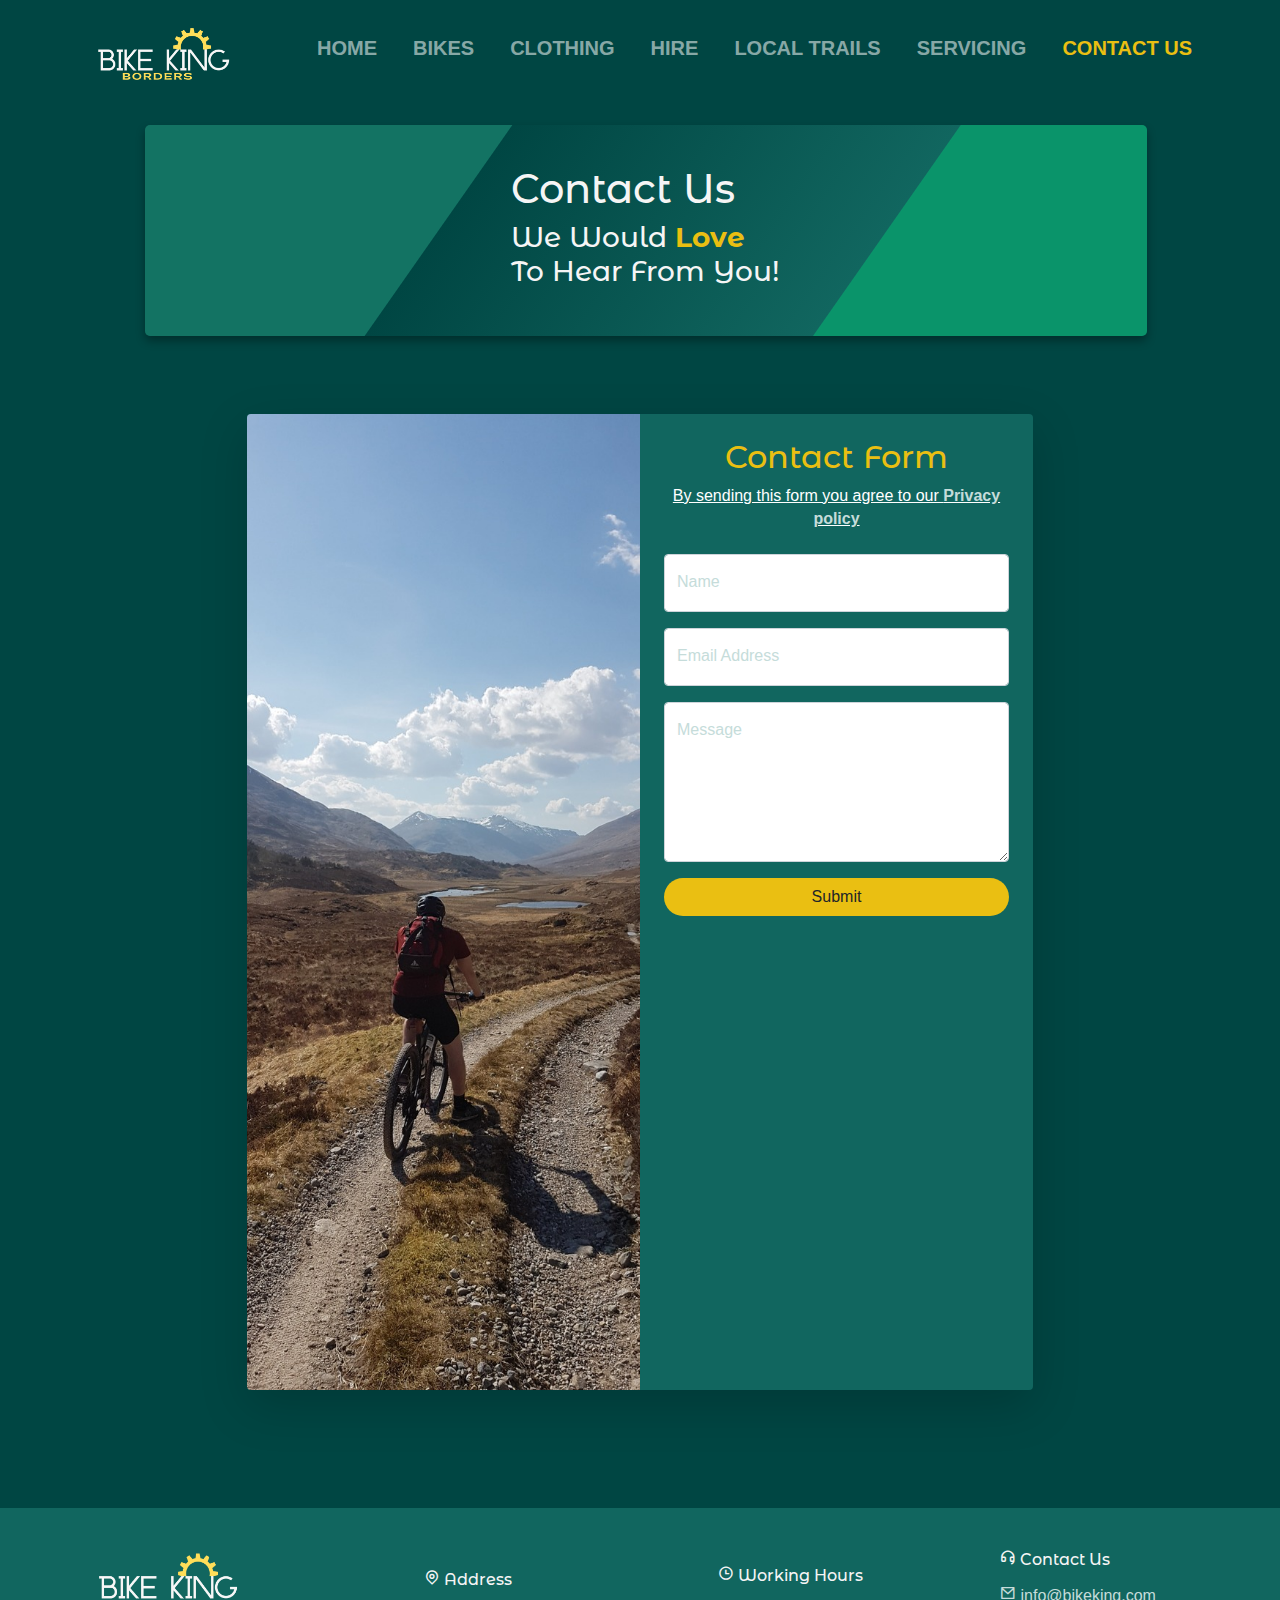
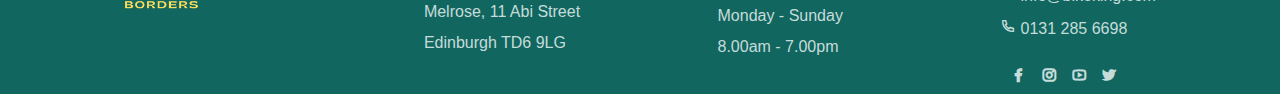
<file: contact-us.html>
<!--
  Name: Edita Staskunaite
  Date: 05/05/2023
  Task: Graded Unit 1 HG2V34
-->

<!DOCTYPE html>
<html lang="en">
  <head>
    <meta charset="UTF-8">
    <meta http-equiv="X-UA-Compatible" content="IE=edge">
    <meta name="viewport" content="width=device-width, initial-scale=1.0">
    <meta name="robots" content="index">


    <!-- Bootstrap CSS, Icons and CSS -->
    <link rel="stylesheet" href="css/bootstrap.min.css">
    <link rel="stylesheet" href="remixicons/fonts/remixicon.css">
    <link rel="stylesheet" href="css/style.css">

    
    <title>Bike King Borders | Contact us</title>
    <!-- Favicon links -->
    <link rel="apple-touch-icon" sizes="180x180" href="images/apple-touch-icon.png">
    <link rel="icon" type="image/png" sizes="32x32" href="images/favicon-32x32.png">
    <link rel="icon" type="image/png" sizes="16x16" href="images/favicon-16x16.png">
    <link rel="manifest" href="/site.webmanifest">
</head>

<body id="contact-us">

    <!-- Navbar -->
    <nav class="navbar navbar-expand-lg navbar-dark">
        <div class="container">
            <div class ="logo-top">
              <a href="index.html"><img src="images/bkb_logo.png"  alt="logo"></a>
            </div> 
          
          <button class="navbar-toggler" type="button" data-bs-toggle="collapse" data-bs-target="#navbarNav" aria-controls="navbarNav" aria-expanded="false" aria-label="Toggle navigation">
            <span class="navbar-toggler-icon"></span>
          </button>
          <div class="collapse navbar-collapse" id="navbarNav">
            <div class="navbar-nav ms-auto">
              <div class="nav-item">
                <a class="nav-link" href="index.html">HOME</a>
              </div>
           
              <div class="nav-item">
                <a class="nav-link" href="bikes.html">BIKES</a>
              </div>
              <div class="nav-item">
                <a class="nav-link" href="clothing.html">CLOTHING</a>
              </div>
              <div class="nav-item">
                <a class="nav-link" href="hire.html">HIRE</a>
              </div>
              <div class="nav-item">
                <a class="nav-link" href="local-trails.html">LOCAL TRAILS</a>
              </div>
              <div class="nav-item">
                <a class="nav-link" href="servicing.html">SERVICING</a>
              </div>
              <div class="nav-item">
                <a class="nav-link active" aria-current="page" href="contact-us.html">CONTACT US</a>
              </div>
            </div>
            </div>
        </div>
    </nav>

 
      <!--Banner-->
      <div class="banner-container">
        <div class="container col-10">

            <div class="banner-bike">
              <div class="content">
                    <h1>Contact Us</h1>
                    <h3>We would <b>love</b> <br> to hear from you!</h3>
                </div>
            </div>
        </div>
      </div>


    <!-- Contact Form -->
    <div class="container-fluid px-5 my-5">
        <div class="row justify-content-center">
          <div class="col-xl-9">
              <div class="card border-0 rounded-2 shadow-lg overflow-hidden">
                <div class="card-body p-0">
                  <div class="row g-0">
                  <div class="col-sm-6 d-none d-sm-block bg-image"></div>
                  <div class="col-sm-6 p-4">
                      <div class="text-center">
                      <h2 class="contact-head">Contact Form</h2>
                      <p class="mb-4 text-white">By sending this form you agree to our <a href="privacy-policy.html">Privacy policy</a></p>
                      </div>
      
                      <form id="contactForm" data-sb-form-api-token="API_TOKEN">
      
                      <!-- Name Input -->
                      <div class="form-floating mb-3">
                          <input class="form-control" id="name" type="text" placeholder="Name" data-sb-validations="required">
                          <label for="name">Name</label>
                          <div class="invalid-feedback" data-sb-feedback="name:required">Name is required.</div>
                      </div>
      
                      <!-- Email Input -->
                      <div class="form-floating mb-3">
                          <input class="form-control" id="emailAddress" type="email" placeholder="Email Address" data-sb-validations="required,email" >
                          <label for="emailAddress">Email Address</label>
                          <div class="invalid-feedback" data-sb-feedback="emailAddress:required">Email Address is required.</div>
                          <div class="invalid-feedback" data-sb-feedback="emailAddress:email">Email Address Email is not valid.</div>
                      </div>
      
                      <!-- Message Input -->
                      <div class="form-floating mb-3">
                          <textarea class="form-control" id="message"  placeholder="Message" style="height: 10rem;" data-sb-validations="required"></textarea>
                          <label for="message">Message</label>
                          <div class="invalid-feedback" data-sb-feedback="message:required">Message is required.</div>
                      </div>
      
                      <!-- Submit success message -->
                      <div class="d-none" id="submitSuccessMessage">
                          <div class="text-center mb-3">
                          <div class="fw-bolder">Form submission successful!</div>
                          </div>
                      </div>
      
                      <!-- Submit error message -->
                      <div class="d-none" id="submitErrorMessage">
                          <div class="text-center text-danger mb-3">Error sending message!</div>
                      </div>
      
                      <!-- Submit button -->
                      <div class="d-grid">
                          <button class="btn btn-md" id="submitButton" type="submit">Submit</button>
                      </div>
                      </form>
                      <!-- End of contact form -->
                      <div class="row g-2 ">
                        <iframe src="https://www.google.com/maps/embed?pb=!1m18!1m12!1m3!1d18035.71727727839!2d-2.741369857447352!3d55.593926402702095!2m3!1f0!2f0!3f0!3m2!1i1024!2i768!4f13.1!3m3!1m2!1s0x4887784e8beca215%3A0x8b4cd1d6acd6f369!2sMelrose!5e0!3m2!1sen!2suk!4v1683231011391!5m2!1sen!2suk" width="600" height="450" style="border:0;" allowfullscreen="" loading="lazy" referrerpolicy="no-referrer-when-downgrade"></iframe>
                      </div>

                    </div>
                  </div>
                </div>
              </div>
            </div>
        </div>
    </div>
    
    <!-- CDN Link to SB Forms Scripts -->
    <script src="https://cdn.startbootstrap.com/sb-forms-latest.js"></script>
            

    <!--Footer-->

    <footer>
      <div class="footer-top">
        <div class="container">
          <div class="row">
            
            <div class="col-lg-3 col-md-3 col-sm-12 center-block">
             <div>
              <div class="logo-footer center-align">
                <a href="index.html"><img src="images/bkb_logo.png"  alt="logo" style="width: 60%;"></a>
           
              </div>
            </div>
           
              
            </div>
            <div class="col-lg-3 col-md-3 col-sm-12 center-align">
              <div>
                <h6><i class="ri-map-pin-line"></i> Address</h6>
                
                <p>
                  
                  <span>Melrose, 11 Abi Street </span>
                  <br>
                  <span>Edinburgh TD6 9LG</span>
              
                </p>
              </div>
            </div>
            <div class="col-lg-3 col-md-3 col-sm-12 center-align">
              <div>
                <h6 class="mb-3"><i class="ri-time-line"></i> Working Hours</h6>
                <div>
                  <span>Monday - Sunday</span>
                  <p>8.00am - 7.00pm</p>
                </div>
              </div>
            </div>
            <div class="col-lg-3 col-md-3 col-sm-12 center-align">
              <div>
                <h6><i class="ri-customer-service-line"></i> Contact Us</h6>
                <p>
                  <i class="ri-mail-line"></i> 
                  <span>info@bikeking.com</span>
                  <br>
                  <i class="ri-phone-line"></i>
                  <span>0131 285 6698</span>
                </p>
              
                <div class="social-links">
                  <a href="www.facebook.com"><i class="ri-facebook-fill"></i></a>
                  <a href="www.instagram.com"><i class="ri-instagram-line"></i></a>
                  <a href="www.youtube.com"><i class="ri-youtube-line"></i></a>
                  <a href="www.twitter.com"><i class="ri-twitter-fill"></i></a>
                </div>
              </div>
            </div>
          </div>
        </div>
      </div>
    </footer>

    <script src="js/bootstrap.bundle.min.js"></script>

</body>
</html>
</file>
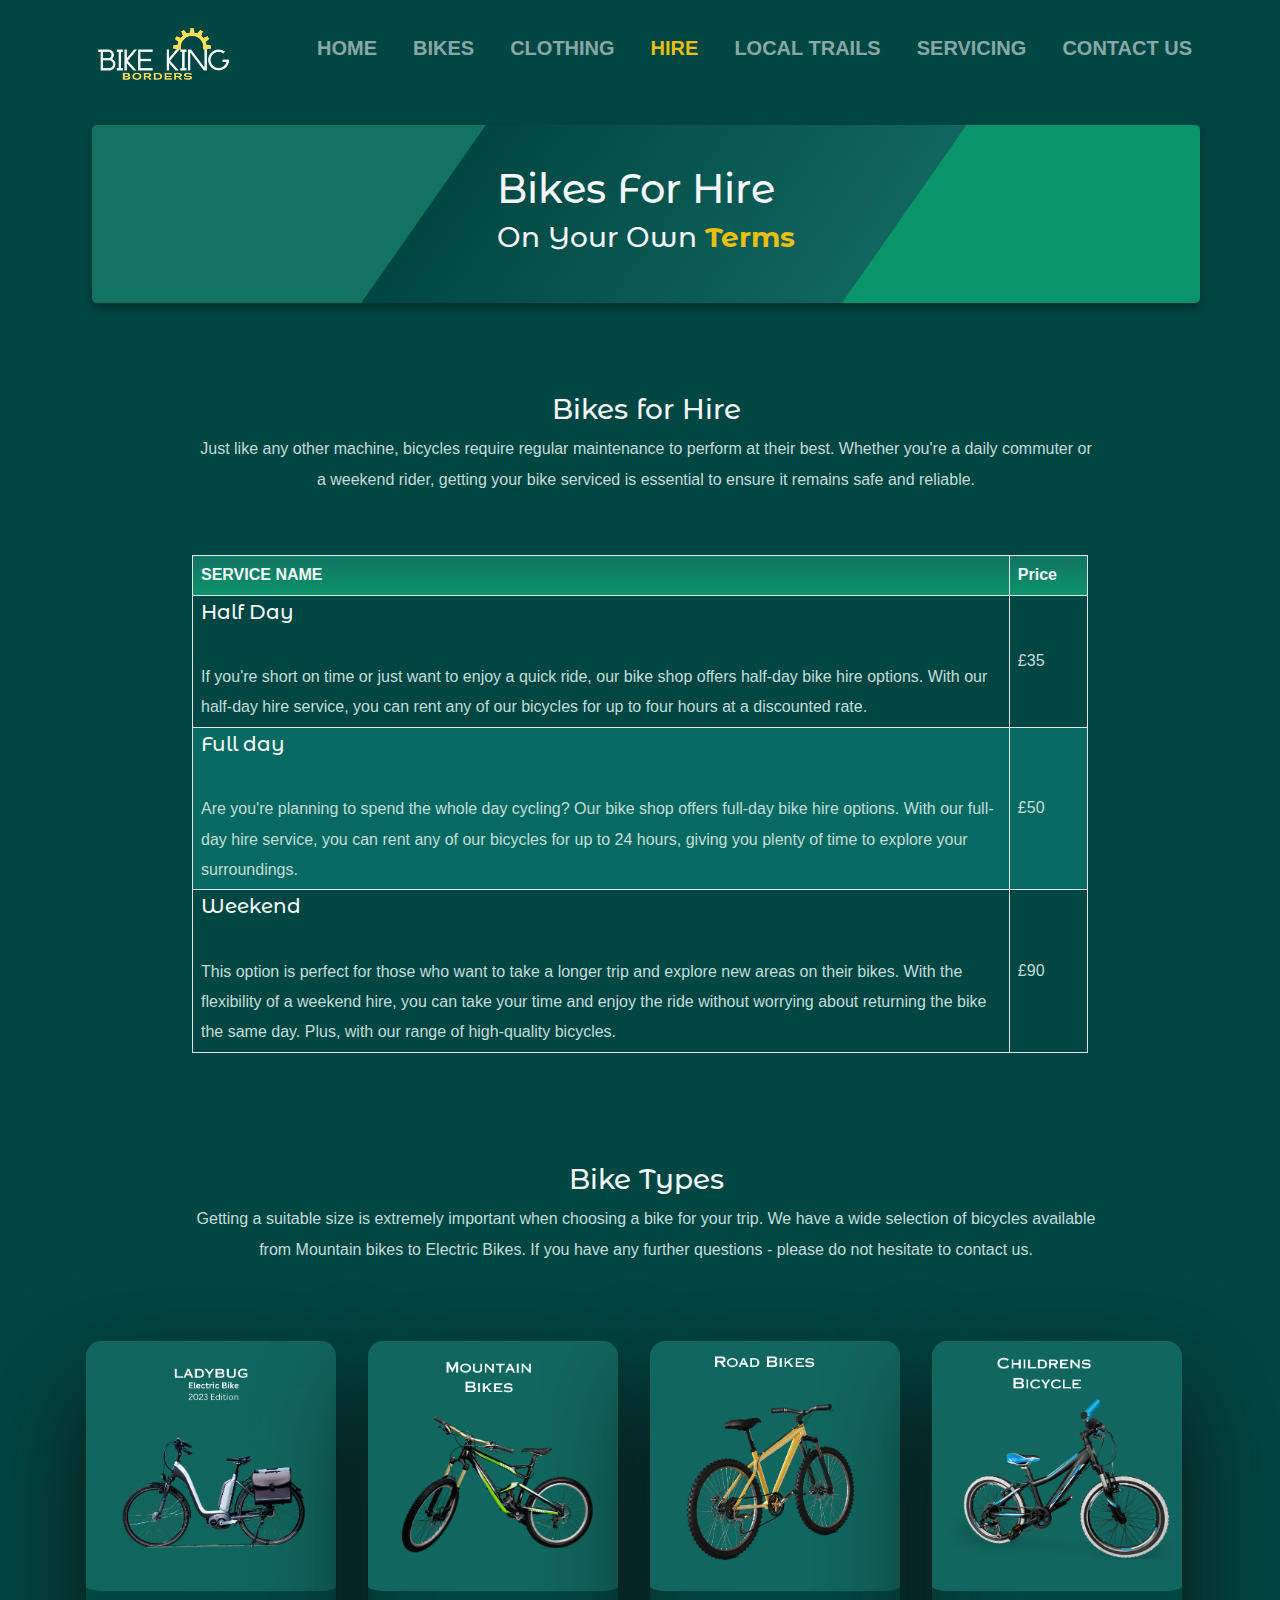
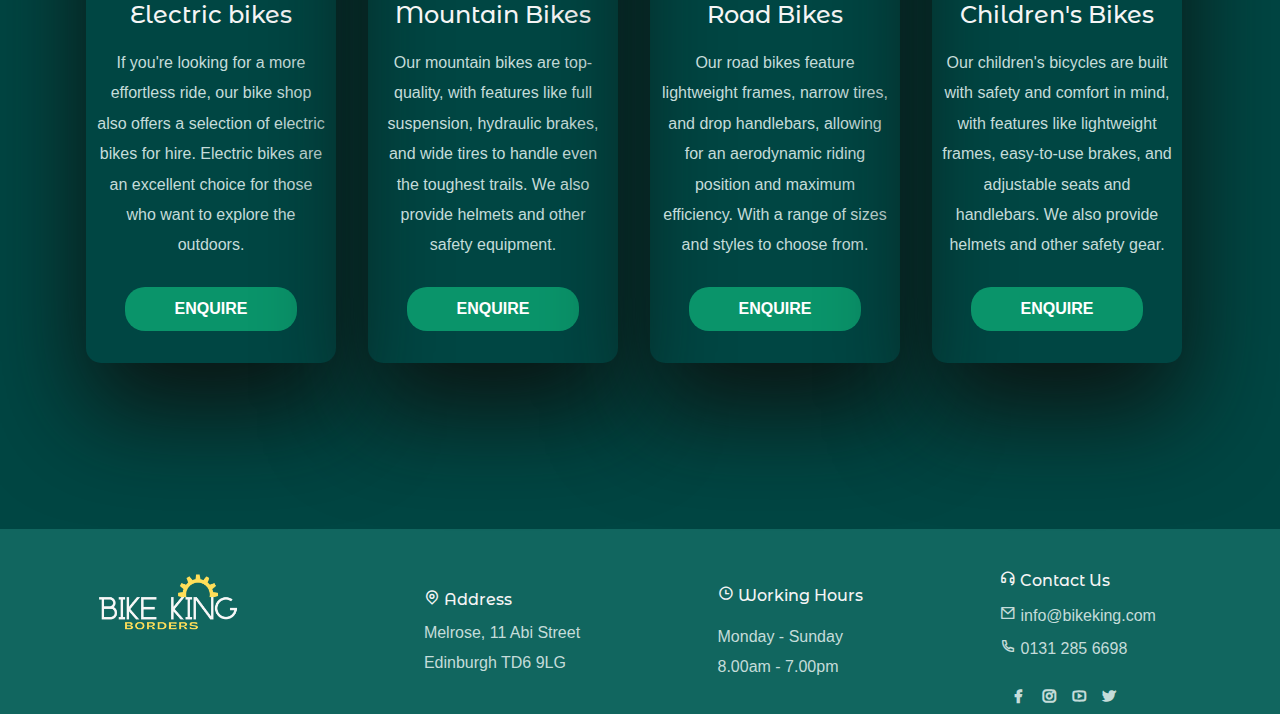
<file: hire.html>
<!--
  Name: Edita Staskunaite
  Date: 05/05/2023
  Task: Graded Unit 1 HG2V34
-->

<!DOCTYPE html>
<html lang="en">
  <head>
      <meta charset="UTF-8">
      <meta http-equiv="X-UA-Compatible" content="IE=edge">
      <meta name="viewport" content="width=device-width, initial-scale=1.0">
      <meta name="robots" content="index">
  

      <!-- Bootstrap CSS, Icons and CSS -->
      <link rel="stylesheet" href="css/bootstrap.min.css">
      <link rel="stylesheet" href="remixicons/fonts/remixicon.css">
      <link rel="stylesheet" href="css/style.css">
  
      
      <title>Bike King Borders | Hire</title>
      <!-- Favicon links -->
      <link rel="apple-touch-icon" sizes="180x180" href="images/apple-touch-icon.png">
      <link rel="icon" type="image/png" sizes="32x32" href="images/favicon-32x32.png">
      <link rel="icon" type="image/png" sizes="16x16" href="images/favicon-16x16.png">
      <link rel="manifest" href="/site.webmanifest">
  </head>
  <body id="hire">

    <!-- Navbar -->
      <nav class="navbar navbar-expand-lg navbar-dark">
        <div class="container">
          
            <div class ="logo-top">
              <a href="index.html"><img src="images/bkb_logo.png"  alt="logo"></a>
            </div> 
          
          <button class="navbar-toggler" type="button" data-bs-toggle="collapse" data-bs-target="#navbarNav" aria-controls="navbarNav" aria-expanded="false" aria-label="Toggle navigation">
            <span class="navbar-toggler-icon"></span>
          </button>

          <div class="collapse navbar-collapse" id="navbarNav">
              <div class="navbar-nav ms-auto">

                <div class="nav-item">
                  <a class="nav-link" href="index.html">HOME</a>
                </div>
            
                <div class="nav-item">
                  <a class="nav-link" href="bikes.html">BIKES</a>
                </div>

                <div class="nav-item">
                  <a class="nav-link" href="clothing.html">CLOTHING</a>
                </div>

                <div class="nav-item">
                  <a class="nav-link active" aria-current="page" href="hire.html">HIRE</a>
                </div>

                <div class="nav-item">
                  <a class="nav-link" href="local-trails.html">LOCAL TRAILS</a>
                </div>
                <div class="nav-item">
                  <a class="nav-link" href="servicing.html">SERVICING</a>
                </div>

                <div class="nav-item">
                  <a class="nav-link" href="contact-us.html">CONTACT US</a>
                </div>
            </div>
          </div>
        </div>
      </nav>

 
      <!--Banner-->
      <div class="banner-container">
        <div class="container col-12">
            <div class="banner-bike">
              <div class="content">
                <h1>Bikes for hire</h1>
                <h3>On your own<b> Terms</b> </h3>
              </div>
            </div>
        </div>
      </div>


      <!--Bikes for hire intro-->
      <section id="product">
          <div class="container text-center">
            <div class="row">
    
              <div class="col-12 intro">
                <h3>Bikes for Hire</h3>
                <p>Just like any other machine, bicycles require regular maintenance to perform at their best. Whether you're a daily commuter or a weekend rider, getting your bike serviced is essential to ensure it remains safe and reliable. </p>
              </div>
            </div>
          </div>


        <!--Hire table-->
        <table class="center">
            <div class="container-table">
                <tr>
                    <th><span>SERVICE NAME</span></th>
                    <th>Price</th>
                </tr>
                <tr>
                    <td> <h5>Half Day</h5> <br> 
                      If you're short on time or just want to enjoy a quick ride, our bike shop offers half-day bike hire options. With our half-day hire service, you can rent any of our bicycles for up to four hours at a discounted rate.</td>
                    <td>£35</td>
                </tr>
                <tr>
                    <td><h5>Full day</h5> <br>Are you're planning to spend the whole day cycling? Our bike shop offers full-day bike hire options. With our full-day hire service, you can rent any of our bicycles for up to 24 hours, giving you plenty of time to explore your surroundings.</td>
                    <td>£50</td>
                </tr>
                <tr>
                    <td><h5>Weekend</h5> <br>This option is perfect for those who want to take a longer trip and explore new areas on their bikes. With the flexibility of a weekend hire, you can take your time and enjoy the ride without worrying about returning the bike the same day. Plus, with our range of high-quality bicycles. </td>
                    <td>£90</td>
                </tr>
            </div>
        </table>
      </section>


    <!--Bike Hire Cards-->
    <section id="hire">
        <div class="container text-center">
          <div class="row">
            <div class="col-12 intro">
              <h3 >Bike Types</h3>
              <p>Getting a suitable size is extremely important when choosing a bike for your trip. We have a wide selection of bicycles available from Mountain bikes to Electric Bikes. If you have any further questions - please do not hesitate to contact us.</p>
            </div>

            <div class="row cards">
              <div class="col-lg-3 col-md-6 col-sm-6 p-3">
                <div class="hire">
                    <img src="images/electric_bikes.png" alt="Electric Bikes">
                      <div class="content">
                        <h4>Electric bikes</h4>
                        <p>If you're looking for a more effortless ride, our bike shop also offers a selection of electric bikes for hire. Electric bikes are an excellent choice for those who want to explore the outdoors.</p>
                        <a href="contact-us.html" class="btn btn-shop">Enquire</a>
                    </div>
                </div>
              </div>


              <div class="col-lg-3 col-md-6 col-sm-6 p-3">
                <div class="hire">
                    <img src="images/mountain_bikes.png" alt="Mountain Bikes">
                    <div class="content">
                      <h4>Mountain Bikes</h4>
                      <p>Our mountain bikes are top-quality, with features like full suspension, hydraulic brakes, and wide tires to handle even the toughest trails. We also provide helmets and other safety equipment.</p>
                      <a href="contact-us.html" class="btn btn-shop">Enquire</a>
                    </div>
                  </div>
              </div>


              <div class="col-lg-3 col-md-6 col-sm-6 p-3">
                <div class="hire">
                    <img src="images/road_bikes.png" alt="Road Bike">
                    <div class="content">
                      <h4>Road Bikes</h4>
                      <p>Our road bikes feature lightweight frames, narrow tires, and drop handlebars, allowing for an aerodynamic riding position and maximum efficiency. With a range of sizes and styles to choose from.</p>
                      <a href="contact-us.html" class="btn btn-shop">Enquire</a>
                    </div>
                </div>
              </div>
            

                <div class="col-lg-3 col-md-6 col-sm-6 p-3">
                    <div class="hire">
                        <img src="images/childerns_bike.png" alt="Children Bike">
                        <div class="content">
                          <h4>Children's Bikes</h4>
                          <p>Our children's bicycles are built with safety and comfort in mind, with features like lightweight frames, easy-to-use brakes, and adjustable seats and handlebars. We also provide helmets and other safety gear.</p>
                          <a href="contact-us.html" class="btn btn-shop">Enquire</a>
                        </div>
                    </div>
                </div>
            </div>
          </div>
        </div>
    </section>

    
    <!--Footer-->
    <footer>
      <div class="footer-top">
        <div class="container">
          <div class="row">
            <div class="col-lg-3 col-md-3 col-sm-12 center-block">
              <div>
                <div class="logo-footer center-align">
                  <a href="index.html"><img src="images/bkb_logo.png"  alt="logo" style="width: 60%;"></a>
                </div>
              </div>
            </div>

            <div class="col-lg-3 col-md-3 col-sm-12 center-align">
              <div>
                <h6><i class="ri-map-pin-line"></i> Address</h6>
                <p>
                  <span>Melrose, 11 Abi Street </span>
                  <br>
                  <span>Edinburgh TD6 9LG</span>
                </p>
              </div>
            </div>

            <div class="col-lg-3 col-md-3 col-sm-12 center-align">
              <div>
                <h6 class="mb-3"><i class="ri-time-line"></i> Working Hours</h6>
                <div>
                  <span>Monday - Sunday</span>
                  <p>8.00am - 7.00pm</p>
                </div>
              </div>
            </div>

            <div class="col-lg-3 col-md-3 col-sm-12 center-align">
              <div>
                <h6><i class="ri-customer-service-line"></i> Contact Us</h6>
                <p>
                  <i class="ri-mail-line"></i> 
                  <span>info@bikeking.com</span>
                  <br>
                  <i class="ri-phone-line"></i>
                  <span>0131 285 6698</span>
                </p>
              
                <div class="social-links">
                  <a href="www.facebook.com"><i class="ri-facebook-fill"></i></i></a>
                  <a href="www.instagram.com"><i class="ri-instagram-line"></i></a>
                  <a href="www.youtube.com"><i class="ri-youtube-line"></i></a>
                  <a href="www.twitter.com"><i class="ri-twitter-fill"></i></a>
                </div>
              </div>
            </div>
          </div>
        </div>
      </div>
    </footer>
  
      <script src="js/bootstrap.bundle.min.js"></script>
  
  </body>
</html>
</file>
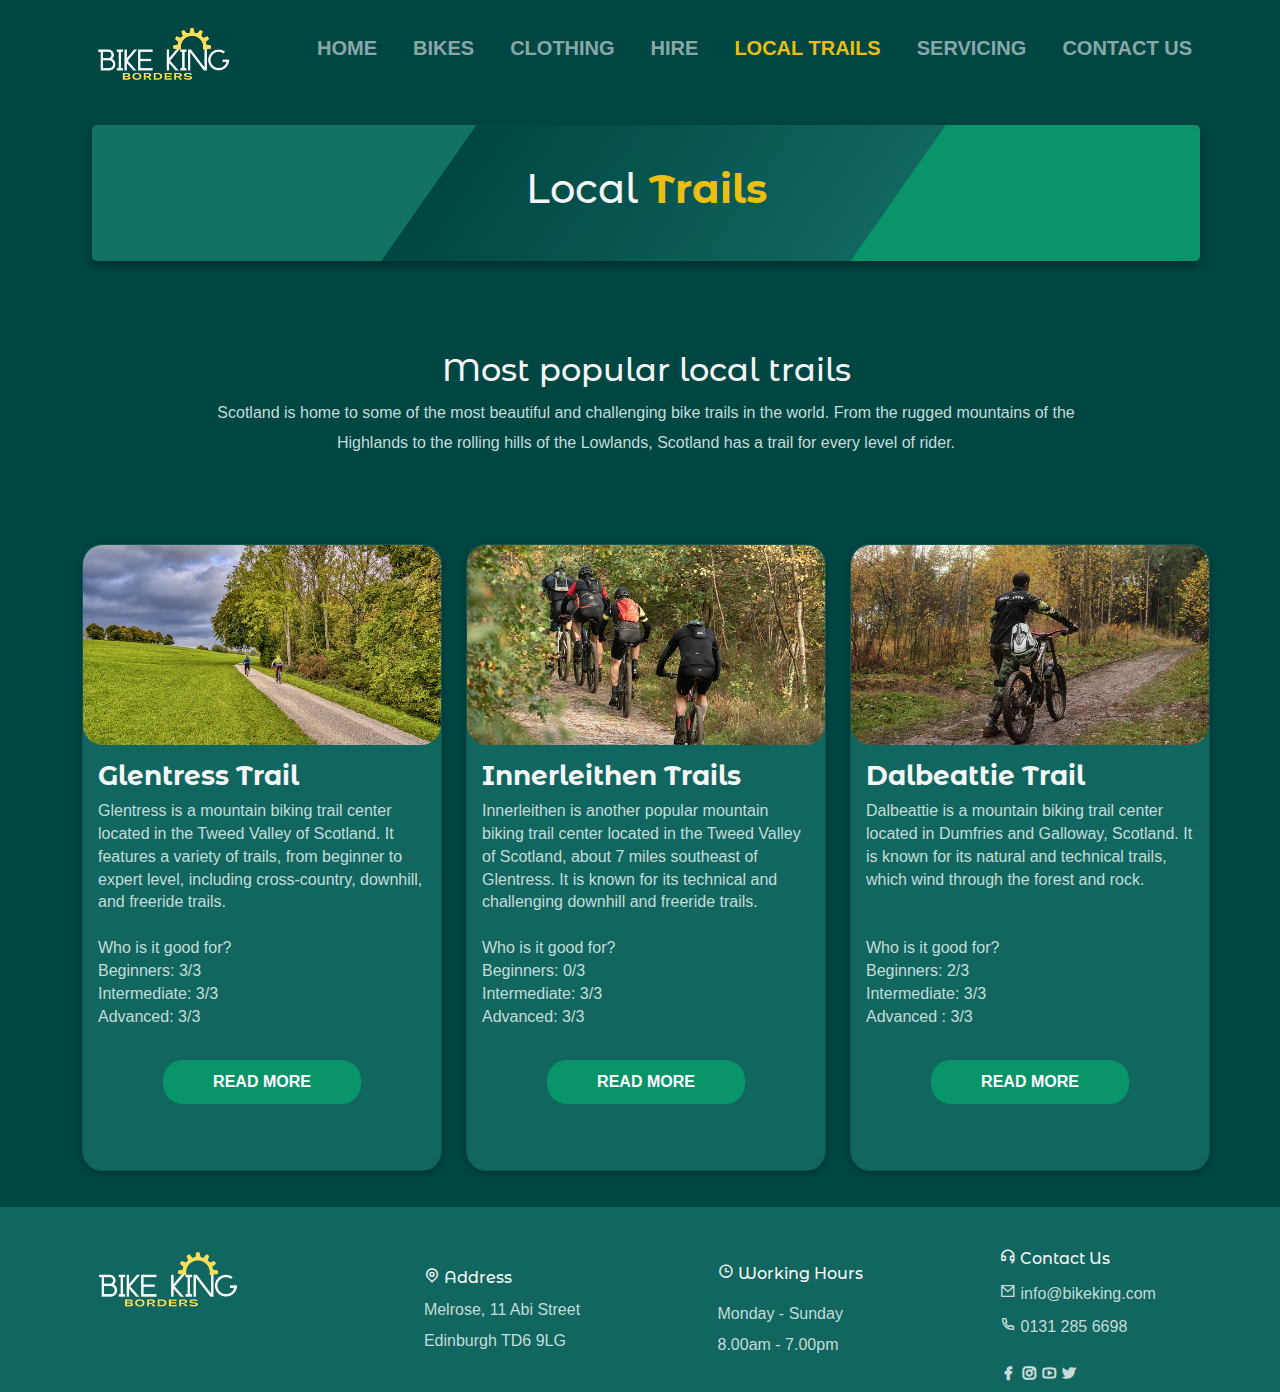
<file: local-trails.html>
<!--
  Name: Edita Staskunaite
  Date: 05/05/2023
  Task: Graded Unit 1 HG2V34
-->

<!DOCTYPE html>
<html lang="en">
  <head>
      <meta charset="UTF-8">
      <meta http-equiv="X-UA-Compatible" content="IE=edge">
      <meta name="viewport" content="width=device-width, initial-scale=1.0">
      <meta name="robots" content="servicing">
  

        <!-- Bootstrap CSS, Icons and CSS -->
      <link rel="stylesheet" href="css/bootstrap.min.css">
      <link rel="stylesheet" href="remixicons/fonts/remixicon.css">
      <link rel="stylesheet" href="css/style.css">

      
      <title>Bike King Borders | Local trails</title>
      <!-- Favicon links -->
      <link rel="apple-touch-icon" sizes="180x180" href="images/apple-touch-icon.png">
      <link rel="icon" type="image/png" sizes="32x32" href="images/favicon-32x32.png">
      <link rel="icon" type="image/png" sizes="16x16" href="images/favicon-16x16.png">
      <link rel="manifest" href="/site.webmanifest">
  </head>

  <body id="local-trails">

    <!-- Navbar -->
    <nav class="navbar navbar-expand-lg navbar-dark">
        <div class="container">
        
            <div class ="logo-top">
              <a href="index.html"><img src="images/bkb_logo.png"  alt="logo"></a>
            </div> 
        
          <button class="navbar-toggler" type="button" data-bs-toggle="collapse" data-bs-target="#navbarNav" aria-controls="navbarNav" aria-expanded="false" aria-label="Toggle navigation">
              <span class="navbar-toggler-icon"></span>
          </button>
          <div class="collapse navbar-collapse" id="navbarNav">
              <div class="navbar-nav ms-auto">
                <div class="nav-item">
                    <a class="nav-link" href="index.html">HOME</a>
                </div>
            
                <div class="nav-item">
                    <a class="nav-link" href="bikes.html">BIKES</a>
                </div>
                <div class="nav-item">
                    <a class="nav-link" href="clothing.html">CLOTHING</a>
                </div>
                <div class="nav-item">
                    <a class="nav-link" href="hire.html">HIRE</a>

                </div>
                <div class="nav-item">
                    <a class="nav-link active" aria-current="page" href="local-trails.html">LOCAL TRAILS</a>
                    
                </div>
                <div class="nav-item">
                    <a class="nav-link" href="servicing.html">SERVICING</a>
                
                </div>
                <div class="nav-item">
                    <a class="nav-link" href="contact-us.html">CONTACT US</a>
                </div>
              </div>
          </div>
        </div>
    </nav>


    <!--Banner-->
    <div class="banner-container">
        <div class="container col-12">
            <div class="banner-bike">
              <div class="content">
                  <h1>Local <b> Trails</b></h1>
              </div>
            </div>
        </div>
    </div>


    <!--Bikes for hire intro-->
    <section id="product">
        <div class="container text-center">
        <div class="row">

            <div class="col-12 intro">
            <h2>Most popular local trails</h2>
            <p> 
              Scotland is home to some of the most beautiful and challenging bike trails in the world. From the rugged mountains of the Highlands to the rolling hills of the Lowlands, Scotland has a trail for every level of rider. </p>
            </div>
    </section>

    <!--Bikes for hire cards-->  
    <section class="wrapper">
        <div class="container-trails">
            <div class="content">
                <div class="container">
                    <div class="row">
                        <div class="col-xs-12 col-sm-4">
                            <div class="card">
                                <a class="img-card">
                                <img src="images/trail_01.jpg" alt="Glentress Trail">
                                </a>
                                <div class="card-content">
                                    <h4 class="card-title">
                                        Glentress Trail
                                    </h4>
                                    <p>
                                      Glentress is a mountain biking trail center located in the Tweed Valley of Scotland. It features a variety of trails, from beginner to expert level, including cross-country, downhill, and freeride trails. <br> <br>
                              
                                      Who is it good for? <br>
                                        Beginners: 3/3 <br>

                                        Intermediate: 3/3 <br>

                                        Advanced: 3/3 <br>
                                    </p>
                                </div>
                                <div class="card-read-more">
                                    <a href="https://www.mbuk.com/trails/glentress/" target="_blank" class="btn btn-shop">
                                        Read More
                                    </a>
                                </div>
                            </div>
                        </div>

                        <div class="col-xs-12 col-sm-4">
                            <div class="card">
                                <a class="img-card">
                                <img src="images/trail_02.jpg"  alt="Innerleithen Trail">
                              </a>
                                <div class="card-content">
                                    <h4 class="card-title">
                                        Innerleithen Trails
                                    </h4>
                                    <p>
                                      Innerleithen is another popular mountain biking trail center located in the Tweed Valley of Scotland, about 7 miles southeast of Glentress. It is known for its technical and challenging downhill and freeride trails. <br> <br>
                                      Who is it good for? <br> 
                                
                                      Beginners: 0/3 <br>

                                      Intermediate: 3/3 <br>

                                      Advanced: 3/3 <br>
                                    </p>
                                </div>
                                <div class="card-read-more">
                                    <a href="https://www.mbuk.com/trails/innerleithen/" target="_blank" class="btn btn-shop">
                                        Read More
                                    </a>
                                </div>
                            </div>
                        </div>

                        <div class="col-xs-12 col-sm-4">
                            <div class="card">
                                <a class="img-card">
                                <img src="images/trail_03.jpg" alt="Dalbeattie Trail">
                              </a>
                                <div class="card-content">
                                    <h4 class="card-title">
                                          Dalbeattie Trail
                                    </h4>
                                    <p>
                                      Dalbeattie is a mountain biking trail center located in Dumfries and Galloway, Scotland. It is known for its natural and technical trails, which wind through the forest and rock. <br> <br> <br>

                                      Who is it good for? <br>

                                      Beginners: 2/3 <br>

                                      Intermediate: 3/3 <br>

                                      Advanced : 3/3 <br>

                                    </p>
                                </div>
                                <div class="card-read-more">
                                    <a href="https://www.mbuk.com/trails/dalbeattie/" target="_blank" class="btn btn-shop">
                                        Read More
                                    </a>
                                </div>
                            </div>
                        </div>
                    </div>
                </div>
            </div>
        </div>
    </section>
            
    
    <!--Footer-->
    <div class="footer-top">
      <div class="container">
        <div class="row">
          <div class="col-lg-3 col-md-3 col-sm-12 center-block">
            <div>
                <div class="logo-footer center-align">
                  <a href="index.html"><img src="images/bkb_logo.png"  alt="logo" style="width: 60%;"></a>
                </div>
            </div>
          </div>

          <div class="col-lg-3 col-md-3 col-sm-12 center-align">
            <div>
              <h6><i class="ri-map-pin-line"></i> Address</h6>
              <p>
                <span>Melrose, 11 Abi Street </span>
                <br>
                <span>Edinburgh TD6 9LG</span>
              </p>
            </div>
          </div>

          <div class="col-lg-3 col-md-3 col-sm-12 center-align">
            <div>
              <h6 class="mb-3"><i class="ri-time-line"></i> Working Hours</h6>
              <div>
                <span>Monday - Sunday</span>
                <p>8.00am - 7.00pm</p>
              </div>
            </div>
          </div>

          <div class="col-lg-3 col-md-3 col-sm-12 center-align">
            <div>
              <h6><i class="ri-customer-service-line"></i> Contact Us</h6>
              <p>
                <i class="ri-mail-line"></i> 
                <span>info@bikeking.com</span>
                <br>
                <i class="ri-phone-line"></i>
                <span>0131 285 6698</span>
              </p>
            
              <div class="social-links">
                <a href="www.facebook.com"><i class="ri-facebook-fill"></i></a>
                <a href="www.instagram.com"><i class="ri-instagram-line"></i></a>
                <a href="www.youtube.com"><i class="ri-youtube-line"></i></a>
                <a href="www.twitter.com"><i class="ri-twitter-fill"></i></a>
              </div>
            </div>
          </div>
        </div>
      </div>
    </div>
  
      <script src="js/bootstrap.bundle.min.js"></script>
  </body>
  
</html>
</file>
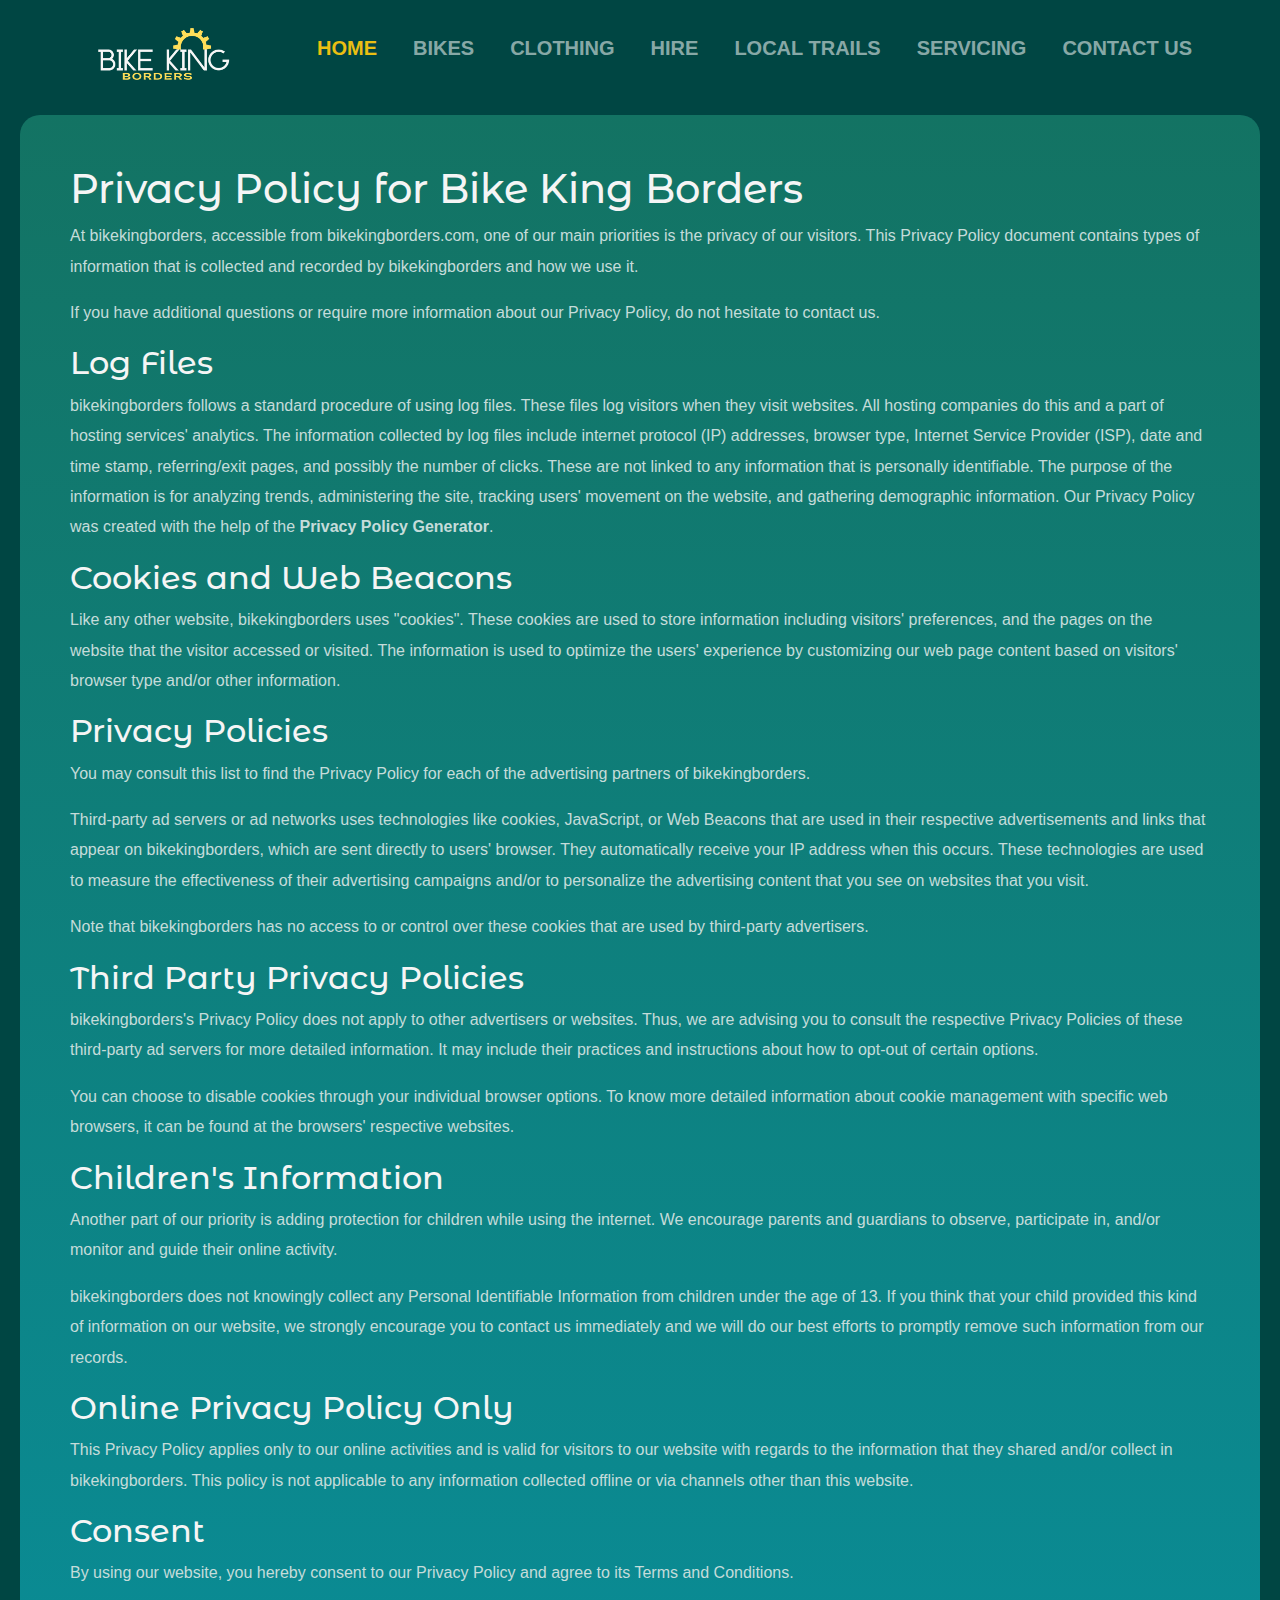
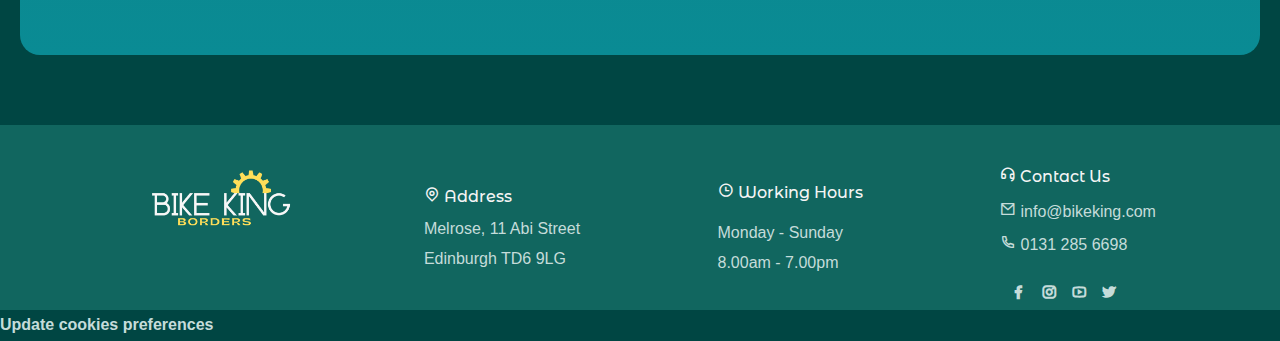
<file: privacy-policy.html>
<!--
  Name: Edita Staskunaite
  Date: 05/05/2023
  Task: Graded Unit 1 HG2V34
-->

<!DOCTYPE html>
<html lang="en">
  <head>
      <meta charset="UTF-8">
      <meta http-equiv="X-UA-Compatible" content="IE=edge">
      <meta name="viewport" content="width=device-width, initial-scale=1.0">
      <meta name="robots" content="index">
  

      <!-- Bootstrap CSS, Icons and CSS -->
      <link rel="stylesheet" href="css/bootstrap.min.css">
      <link rel="stylesheet" href="remixicons/fonts/remixicon.css">
      <link rel="stylesheet" href="css/style.css">
  
      
      <title>Bike King Borders | Privacy Policy</title>
      <!-- Favicon links -->
      <link rel="apple-touch-icon" sizes="180x180" href="images/apple-touch-icon.png">
      <link rel="icon" type="image/png" sizes="32x32" href="images/favicon-32x32.png">
      <link rel="icon" type="image/png" sizes="16x16" href="images/favicon-16x16.png">
      <link rel="manifest" href="/site.webmanifest">
  </head>

  <body id="privacy-policy">

      <!-- Navbar -->
      <nav class="navbar navbar-expand-lg navbar-dark">
          <div class="container">
            
              <div class ="logo-top">
                <a href="index.html"><img src="images/bkb_logo.png"  alt="logo"></a>
              </div> 
            
            <button class="navbar-toggler" type="button" data-bs-toggle="collapse" data-bs-target="#navbarNav" aria-controls="navbarNav" aria-expanded="false" aria-label="Toggle navigation">
              <span class="navbar-toggler-icon"></span>
            </button>
            <div class="collapse navbar-collapse" id="navbarNav">
              <div class="navbar-nav ms-auto">
                <div class="nav-item">
                  <a class="nav-link active" aria-current="page" href="index.html">HOME</a>
                </div>
            
                <div class="nav-item">
                  <a class="nav-link" href="bikes.html">BIKES</a>
                </div>
                <div class="nav-item">
                  <a class="nav-link" href="clothing.html">CLOTHING</a>
                </div>
                <div class="nav-item">
                  <a class="nav-link" href="hire.html">HIRE</a>
                </div>
                <div class="nav-item">
                  <a class="nav-link" href="local-trails.html">LOCAL TRAILS</a>
                </div>
                <div class="nav-item">
                  <a class="nav-link" href="servicing.html">SERVICING</a>
                </div>
                <div class="nav-item">
                  <a class="nav-link" href="contact-us.html">CONTACT US</a>
                </div>
              </div>
            </div>
          </div>
        </nav>

        <!--Policy-->
      <div class="wrapper">
        <div class="privacy">
          
            <h1>Privacy Policy for Bike King Borders</h1>

            <p>At bikekingborders, accessible from bikekingborders.com, one of our main priorities is the privacy of our visitors. This Privacy Policy document contains types of information that is collected and recorded by bikekingborders and how we use it.</p>
            
            <p>If you have additional questions or require more information about our Privacy Policy, do not hesitate to contact us.</p>
            
            <h2>Log Files</h2>
            
            <p>bikekingborders follows a standard procedure of using log files. These files log visitors when they visit websites. All hosting companies do this and a part of hosting services' analytics. The information collected by log files include internet protocol (IP) addresses, browser type, Internet Service Provider (ISP), date and time stamp, referring/exit pages, and possibly the number of clicks. These are not linked to any information that is personally identifiable. The purpose of the information is for analyzing trends, administering the site, tracking users' movement on the website, and gathering demographic information. Our Privacy Policy was created with the help of the <a href="https://www.termsfeed.com/privacy-policy-generator/">Privacy Policy Generator</a>.</p>
            
            <h2>Cookies and Web Beacons</h2>
            
            <p>Like any other website, bikekingborders uses "cookies". These cookies are used to store information including visitors' preferences, and the pages on the website that the visitor accessed or visited. The information is used to optimize the users' experience by customizing our web page content based on visitors' browser type and/or other information.</p>
            
            
            
            <h2>Privacy Policies</h2>
            
            <P>You may consult this list to find the Privacy Policy for each of the advertising partners of bikekingborders.</p>
            
            <p>Third-party ad servers or ad networks uses technologies like cookies, JavaScript, or Web Beacons that are used in their respective advertisements and links that appear on bikekingborders, which are sent directly to users' browser. They automatically receive your IP address when this occurs. These technologies are used to measure the effectiveness of their advertising campaigns and/or to personalize the advertising content that you see on websites that you visit.</p>
            
            <p>Note that bikekingborders has no access to or control over these cookies that are used by third-party advertisers.</p>
            
            <h2>Third Party Privacy Policies</h2>
            
            <p>bikekingborders's Privacy Policy does not apply to other advertisers or websites. Thus, we are advising you to consult the respective Privacy Policies of these third-party ad servers for more detailed information. It may include their practices and instructions about how to opt-out of certain options. </p>
            
            <p>You can choose to disable cookies through your individual browser options. To know more detailed information about cookie management with specific web browsers, it can be found at the browsers' respective websites.</p>
            
            <h2>Children's Information</h2>
            
            <p>Another part of our priority is adding protection for children while using the internet. We encourage parents and guardians to observe, participate in, and/or monitor and guide their online activity.</p>
            
            <p>bikekingborders does not knowingly collect any Personal Identifiable Information from children under the age of 13. If you think that your child provided this kind of information on our website, we strongly encourage you to contact us immediately and we will do our best efforts to promptly remove such information from our records.</p>
            
            <h2>Online Privacy Policy Only</h2>
            
            <p>This Privacy Policy applies only to our online activities and is valid for visitors to our website with regards to the information that they shared and/or collect in bikekingborders. This policy is not applicable to any information collected offline or via channels other than this website.</p>
            
            <h2>Consent</h2>
            
            <p>By using our website, you hereby consent to our Privacy Policy and agree to its Terms and Conditions.</p>									

        </div>
      </div>

      <!--Footer-->
      <footer>
        <div class="footer-top">
          <div class="container">
            <div class="row">
              
              <div class="col-lg-3 col-md-3 col-sm-12 center-block">
              <div>
                <div class="logo-footer center-align">
                  <img src="images/bkb_logo.png" alt="logo" style="width: 60%;">
                </div>
              </div>
            
                
              </div>
              <div class="col-lg-3 col-md-3 col-sm-12 center-align">
                <div>
                  <h6><i class="ri-map-pin-line"></i> Address</h6>
                  <p>
                    <span>Melrose, 11 Abi Street </span>
                    <br>
                    <span>Edinburgh TD6 9LG</span>
                  </p>
                </div>
              </div>

              <div class="col-lg-3 col-md-3 col-sm-12 center-align">
                <div>
                  <h6 class="mb-3"><i class="ri-time-line"></i> Working Hours</h6>
                  <div>
                    <span>Monday - Sunday</span>
                    <p>8.00am - 7.00pm</p>
                  </div>
                </div>
              </div>

              <div class="col-lg-3 col-md-3 col-sm-12 center-align">
                <div>
                  <h6><i class="ri-customer-service-line"></i> Contact Us</h6>
                  <p>
                    <i class="ri-mail-line"></i> 
                    <span>info@bikeking.com</span>
                    <br>
                    <i class="ri-phone-line"></i>
                    <span>0131 285 6698</span>
                  </p>
                
                  <div class="social-links">
                    <a href="www.facebook.com"><i class="ri-facebook-fill"></i></a>
                    <a href="www.instagram.com"><i class="ri-instagram-line"></i></a>
                    <a href="www.youtube.com"><i class="ri-youtube-line"></i></a>
                    <a href="www.twitter.com"><i class="ri-twitter-fill"></i></a>
                  </div>
                </div>
              </div>
            </div>
          </div>
        </div>
      </footer>

     
      <script src="js/bootstrap.bundle.min.js"></script>

    
        <!-- Cookie Consent by TermsFeed https://www.TermsFeed.com -->
      <script type="text/javascript" src="https://www.termsfeed.com/public/cookie-consent/4.1.0/cookie-consent.js" charset="UTF-8"></script>
      <script type="text/javascript" charset="UTF-8">
      document.addEventListener('DOMContentLoaded', function () {
      cookieconsent.run({"notice_banner_type":"simple","consent_type":"express","palette":"light","language":"en","page_load_consent_levels":["strictly-necessary"],"notice_banner_reject_button_hide":false,"preferences_center_close_button_hide":false,"page_refresh_confirmation_buttons":false,"website_name":"Bike King Borders"});
      });
      </script>

      <noscript>Free cookie consent management tool by <a href="https://www.termsfeed.com/">TermsFeed</a></noscript>
      <!-- End Cookie Consent by TermsFeed https://www.TermsFeed.com -->





      <!-- Below is the link that users can use to open Preferences Center to change their preferences. Do not modify the ID parameter. Place it where appropriate, style it as needed. -->

      <a href="#" id="open_preferences_center">Update cookies preferences</a>
  </body>
</html>
</file>
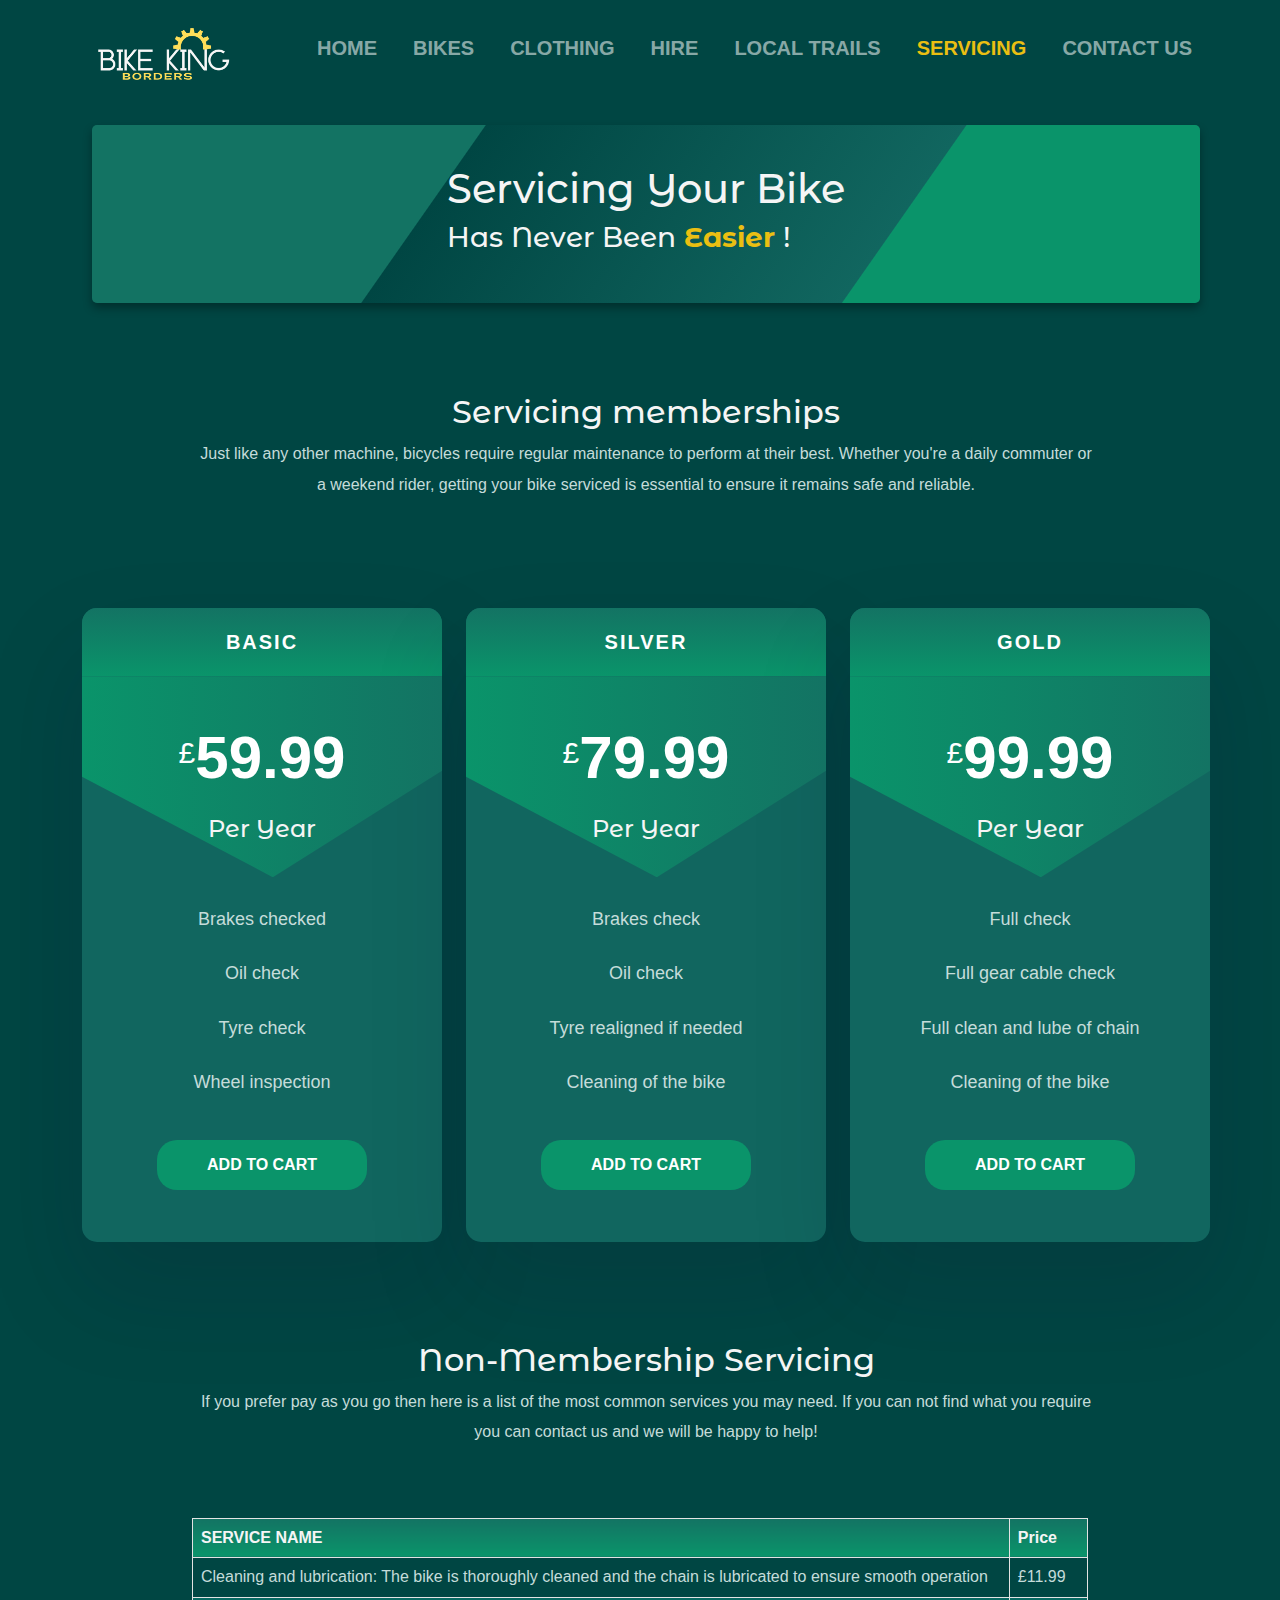
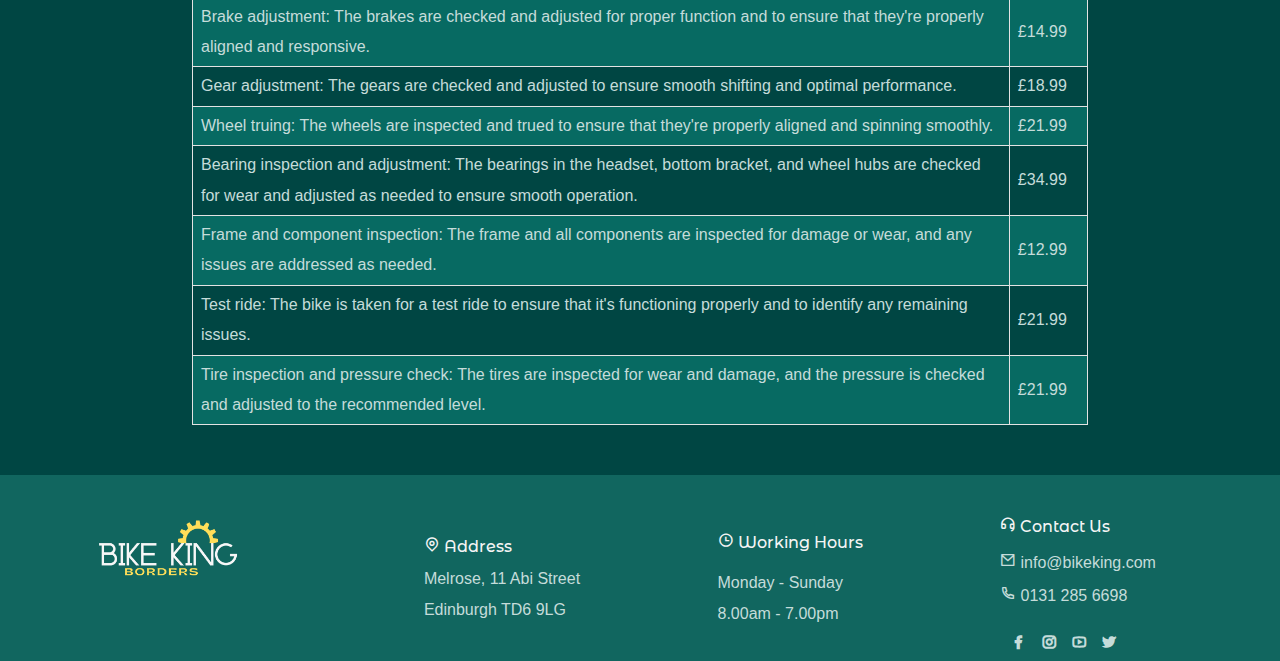
<file: servicing.html>
<!--
  Name: Edita Staskunaite
  Date: 05/05/2023
  Task: Graded Unit 1 HG2V34
-->

<!DOCTYPE html>
<html lang="en">
  <head>
      <meta charset="UTF-8">
      <meta http-equiv="X-UA-Compatible" content="IE=edge">
      <meta name="viewport" content="width=device-width, initial-scale=1.0">
      <meta name="robots" content="servicing">
  

      <!-- Bootstrap CSS, Icons and CSS -->
      <link rel="stylesheet" href="css/bootstrap.min.css">
      <link rel="stylesheet" href="remixicons/fonts/remixicon.css">
      <link rel="stylesheet" href="css/style.css">

      
      <title>Bike King Borders | Servicing</title>
      <!-- Favicon links -->
      <link rel="apple-touch-icon" sizes="180x180" href="images/apple-touch-icon.png">
      <link rel="icon" type="image/png" sizes="32x32" href="images/favicon-32x32.png">
      <link rel="icon" type="image/png" sizes="16x16" href="images/favicon-16x16.png">
      <link rel="manifest" href="/site.webmanifest">
  </head>

  <body id="servicing">

    <!-- Navbar -->
    <nav class="navbar navbar-expand-lg navbar-dark">
        <div class="container">
          
            <div class ="logo-top">
              <a href="index.html"><img src="images/bkb_logo.png"  alt="logo"></a>
            </div> 
          
          <button class="navbar-toggler" type="button" data-bs-toggle="collapse" data-bs-target="#navbarNav" aria-controls="navbarNav" aria-expanded="false" aria-label="Toggle navigation">
            <span class="navbar-toggler-icon"></span>
          </button>
          <div class="collapse navbar-collapse" id="navbarNav">
            <div class="navbar-nav ms-auto">
              <div class="nav-item">
                <a class="nav-link" href="index.html">HOME</a>
              </div>
          
              <div class="nav-item">
                <a class="nav-link" href="bikes.html">BIKES</a>
              </div>
              <div class="nav-item">
                <a class="nav-link" href="clothing.html">CLOTHING</a>
              </div>
              <div class="nav-item">
                <a class="nav-link" href="hire.html">HIRE</a>
              </div>
              <div class="nav-item">
                <a class="nav-link" href="local-trails.html">LOCAL TRAILS</a>
              </div>
              <div class="nav-item">
                <a class="nav-link active" aria-current="page" href="servicing.html">SERVICING</a>
              </div>
              <div class="nav-item">
                <a class="nav-link" href="contact-us.html">CONTACT US</a>
              </div>
            </div>
          </div>
        </div>
      </nav>

  
      <!--Banner-->
      <div class="banner-container">
        <div class="container col-12">

            <div class="banner-bike">
              <div class="content">
                <h1>Servicing your bike</h1>
                <h3>Has never been<b> easier</b> !</h3>
              </div>
            </div>
        </div>
      </div>


      <!--Services about-->
      <section id="product">
          <div class="container text-center">
            <div class="row">
    
              <div class="col-12 intro">
                <h2>Servicing memberships</h2>
                <p>Just like any other machine, bicycles require regular maintenance to perform at their best. Whether you're a daily commuter or a weekend rider, getting your bike serviced is essential to ensure it remains safe and reliable. </p>
              </div>
            </div>
          </div>
      </section>


      <!--Servicing Cards-->
      <div class="pricing-area">
          <div class="container">
              <div class="row">
                  <div class="col-lg-4">
                      <div class="single-pricing">
                          <div class="deal-type">Basic</div>
                          <div class="deal-amount">
                              <div class="price">
                                  <span class="money"><sup>£</sup>59.99</span>
                              </div>
                              <h4>Per Year</h4>
                          </div>
                          <ul class="single-deal">
                              <li>Brakes checked</li>
                              <li>Oil check</li>
                              <li>Tyre check</li>
                              <li>Wheel inspection</li>
                          </ul>
                          <button type="button" class="btn-shop">Add to Cart</button>
                      </div>
                  </div>

                  <div class="col-lg-4">
                      <div class="single-pricing">
                          <div class="deal-type">Silver</div>
                          <div class="deal-amount">
                              <div class="price">
                                  <span class="money"><sup>£</sup>79.99</span>
                              </div>
                              <h4>Per Year</h4>
                          </div>
                          <ul class="single-deal">
                              <li>Brakes check</li>
                              <li>Oil check</li>
                              <li>Tyre realigned if needed</li>
                              <li>Cleaning of the bike</li>
                          </ul>
                          <button type="button" class="btn-shop">Add to Cart</button>
                      </div>
                  </div>

                  <div class="col-lg-4">
                      <div class="single-pricing">
                          <div class="deal-type">Gold</div>
                          <div class="deal-amount">
                              <div class="price">
                                  <span class="money"><sup>£</sup>99.99</span>
                              </div>
                              <h4>Per Year</h4>
                          </div>
                          <ul class="single-deal">
                              <li>Full check</li>
                              <li>Full gear cable check</li>
                              <li>Full clean and lube of chain</li>
                              <li>Cleaning of the bike</li>
                              
                          </ul>
                          <button type="button" class="btn-shop">Add to Cart</button>
                      </div>
                  </div>
              </div>
          </div>
      </div>


      <!--Service blurb-->
      <section id="product">
          <div class="container text-center">
            <div class="row">
                  <div class="col-12 intro">
                    <h2>Non-Membership Servicing</h2>
                    <p>If you prefer pay as you go then here is a list of the most common services you may need. If you can not find what you require you can contact us and we will be happy to help! </p>
                </div>
            </div>
          </div>
      </section>
    

    <!--Service table-->
    <table class="center">
          <tr>
              <th> <span>SERVICE NAME</span></th>
              <th>Price</th>
          </tr>

          <tr>
              <td>Cleaning and lubrication: The bike is thoroughly cleaned and the chain is lubricated to ensure smooth operation</td>
              <td>£11.99</td>
          </tr>
          <tr>
              <td>Brake adjustment: The brakes are checked and adjusted for proper function and to ensure that they're properly aligned and responsive.</td>
              <td>£14.99</td>
          </tr>
          <tr>
              <td>Gear adjustment: The gears are checked and adjusted to ensure smooth shifting and optimal performance.</td>
              <td>£18.99</td>
          </tr>
          <tr>
              <td>Wheel truing: The wheels are inspected and trued to ensure that they're properly aligned and spinning smoothly.</td>
              <td>£21.99</td>
          </tr>
          <tr>
              <td>Bearing inspection and adjustment: The bearings in the headset, bottom bracket, and wheel hubs are checked for wear and adjusted as needed to ensure smooth operation.</td>
              <td>£34.99</td>
          </tr>
          
      
          <tr>
              <td>Frame and component inspection: The frame and all components are inspected for damage or wear, and any issues are addressed as needed.</td>
              <td>£12.99</td>
          </tr>
          <tr>
              <td>Test ride: The bike is taken for a test ride to ensure that it's functioning properly and to identify any remaining issues.</td>
              <td>£21.99</td>
          </tr>

          <tr>
              <td>Tire inspection and pressure check: The tires are inspected for wear and damage, and the pressure is checked and adjusted to the recommended level.</td>
              <td>£21.99</td>
          </tr>
      </table>


      <!--Footer-->
      <footer>
        <div class="footer-top">
          <div class="container">
            <div class="row">
              
              <div class="col-lg-3 col-md-3 col-sm-12 center-block">
                <div>
                  <div class="logo-footer center-align">
                    <a href="index.html"><img src="images/bkb_logo.png"  alt="logo" style="width: 60%;"></a>
              
                  </div>
                </div>
              </div>

              <div class="col-lg-3 col-md-3 col-sm-12 center-align">
                <div>
                  <h6><i class="ri-map-pin-line"></i> Address</h6>
                  <p>
                    <span>Melrose, 11 Abi Street </span>
                    <br>
                    <span>Edinburgh TD6 9LG</span>
                  </p>
                </div>
              </div>

              <div class="col-lg-3 col-md-3 col-sm-12 center-align">
                <div>
                  <h6 class="mb-3"><i class="ri-time-line"></i> Working Hours</h6>
                  <div>
                    <span>Monday - Sunday</span>
                    <p>8.00am - 7.00pm</p>
                  </div>
                </div>
              </div>

              <div class="col-lg-3 col-md-3 col-sm-12 center-align">
                <div>
                  <h6><i class="ri-customer-service-line"></i> Contact Us</h6>
                  <p>
                    <i class="ri-mail-line"></i> 
                    <span>info@bikeking.com</span>
                    <br>
                    <i class="ri-phone-line"></i>
                    <span>0131 285 6698</span>
                  </p>
                
                  <div class="social-links">
                    <a href="www.facebook.com"><i class="ri-facebook-fill"></i></a>
                    <a href="www.instagram.com"><i class="ri-instagram-line"></i></a>
                    <a href="www.youtube.com"><i class="ri-youtube-line"></i></a>
                    <a href="www.twitter.com"><i class="ri-twitter-fill"></i></a>
                  </div>
                </div>
              </div>
            </div>
          </div>
        </div>
      </footer>
    
        <script src="js/bootstrap.bundle.min.js"></script>
    
  </body>
</html>
</file>
<file: css/style.css>
/*
  Name: Edita Staskunaite
  Date: 05/05/2023
  Task: Graded Unit 1 HG2V34
*/

@import url('https://fonts.googleapis.com/css2?family=Montserrat+Alternates:wght@900&display=swap');

:root {
    --bg1:  #004643;
    --bg2: #0f677157;
    --body: #c5dcda;
    --brand: #eabf12;
    --white: #ffffff;
    --shop: #11665f;
    --button_hover: #2fa641;
}

* {
    margin: 0;
    padding: 0;
    box-sizing: border-box;
}


.wrapper {
    width: 90%;
    margin-left: auto;
    margin-right: auto;
    max-width: 1280px;
}

body {
    font-family: Arial, Helvetica, sans-serif;
    color: var(--body);
    line-height: 1.9;
    background-color: var(--bg1);  
}

h1 {
    font-family: "Montserrat Alternates", sans-serif;
    color: whitesmoke;
}

h2, h3, h4, h5, h6 {
    font-family: "Montserrat Alternates", sans-serif;
    color: whitesmoke;
}

a {
    color: var(--body);
    font-weight: 700;
    text-decoration: none;
    cursor: pointer; 
}

a:hover {
    color: var(--brand);
}

img {
    width: 100%;
}

section {
    padding-top: 100px;
    padding-bottom: 100px;
}



/*Navbar*/

.navbar-nav .nav-item:hover .nav-link {
    color: var(--brand);
}

a.nav-link.active{
    color: var(--brand) !important;
}

.nav-item{
    font-size: 20px;
    font-family: 'Montserrat', sans-serif!important;
    margin-left: 10px;
    margin-right: 10px;
    cursor: pointer;
}
     
.logo-top{
    width: 150px;
    padding-top: 15px;
}

.parent {
    height: 100%;
    display: flex;
    align-items: center;
    justify-content: center;
}

.ri-shopping-cart-2-fill{
    color: var(--brand);
    justify-content: center;
}

.ri-search-2-line{
    color: var(--brand);
    justify-content: center;
}



/*Hero*/

.hero{
    background-image: linear-gradient( to right, #131313a1,#2425250e ), url(../images/hero.jpg);
    min-height: 80vh;
    background-position: bottom;
    text-align: right;
    background-size: cover;
    word-wrap: inherit;
}


.hero h1{
    margin-top: 130px;
}

.hero .btn {
    justify-content: center;
    background: #0a946a;
    border: none;
    font-weight: 900;
    cursor: pointer;
    margin-bottom: 60px;
    padding: 10px 50px;
    color: white;
    border-radius: 20px;
}

.hero .btn:hover {
    transform: scale(1.09);
}

.button-shop {
    padding-top: 50px;
}

/*Hero Intro*/

.intro {
    margin-bottom: 60px;
}

.intro h1 {
    margin-top: 10px;
    margin-bottom: 10px;
}

.intro p {
    max-width: 900px;
    margin: auto;
}


/*Button body*/

.container .btn {
    justify-content: center;
    background: #0a946a;
    border: none;
    font-weight: 900;
    cursor: pointer;
    margin-bottom: 60px;
    padding: 10px 50px;
    color: white;
    border-radius: 20px;
}

.container .btn:hover{
    transform: scale(1.10);
}


/*About Us*/

#about {
    display: flex;
}


#about h6 {
    color: #FFDE59;
}

#about h1 {
    margin-top: 0px ;
    margin-bottom: 24px;
}


#about img {
    border-radius: 20px;
    width: 100%;
}

.vertical-align {
    display: flex;
    justify-content: center;
    align-items: center;
}

.about-text {
    padding: 10px;
    margin: 10px;
}

.yellow-text {
    color:var(--brand);
}

.yellow-text:hover {
    color:var(--brand);
}


/*Banner container*/

.banner-container{
    display: flex;
    align-items: center;
    justify-content: center;
    margin: auto;
    text-transform: capitalize;
    padding: 20px;
}

.banner-container .banner-bike{
    background: linear-gradient(-55deg, #0a946a 29%, #11665f 29.1%, #004643 68%,#137363 68.1%);
    border-radius: 5px;
    margin: 10px;
    display: flex;
    align-items: center;
    justify-content: center;
    flex-wrap: wrap;
    box-shadow: 0 5px 10px #0005;
    overflow: hidden;
}

.banner-container .banner-bike .content{
    padding: 40px;
}

.content b {
    color: #eabf12;
}

/*Bike Shop*/

#shop{
    background-color: var(--shop);
}

#shop p{
    margin-top: 15px;
    margin-bottom: 15px;
}

#shop h4{
    padding: 14px;
}

#shop h6{
    color: var(--brand);
}

#shop img{
    border-radius: 20px;
}

.btn-shop {
    background: #0a946a;
    border: none;
    font-weight: 900;
    text-transform: uppercase;
    margin-bottom: 2px;
    padding: 10px 50px;
    color: white;
    border-radius: 20px;
    border: 50px;

}

.btn.btn-shop {
    background: #0a946a;
    border: none;
    font-weight: 900;
    text-transform: uppercase;
    margin-bottom: 2px;
    padding: 10px 50px;
    color: white;
    border-radius: 20px;
    border: 50px;

}

.btn-shop:hover{
   
    transform: scale(1.1);
}


/*Bike cards */

#product {
    padding-top: 60px;
    padding-bottom: 10px;
    
}

#product h1 b{
    color: #eabf12;
    text-decoration:solid;
}

.container{
    padding-right: 0;
    
}

#product .product p{
    margin-top: 24px;
    margin-bottom: 24px;
}

#product img {
    border-radius: 15px;
}

#product h6{
    color: var(--brand);
}

#product h1{
    color: #f5f5f5
}

#product .product .content{
    padding: 10px;
}

.product{
    margin-bottom: 70px;
}

#product-non-membership{
    background-color: var(--bg2);
}


/*Hire*/

.hire img {
    border-radius: 15px;
    padding-bottom: 10px;
}

.hire {

    box-shadow: rgba(12, 14, 12, 0.897) 0 48px 100px 0;
    transition: all .5s ease;
    border-radius: 15px;
}

.hire .content {
    padding-bottom: 30px;
}

.hire p {
    padding: 10px;
}


/* Local Trails*/

.wrapper {
    display: table;
    height: 100%;
    width: 100%;
    padding: 0;
}
  
.container-trails {
    display: table-cell;
    padding: 1em;
    text-align: center;
    vertical-align: middle;
}

h1.heading {
    color: #fff;
    font-size: 1.15em;
    font-weight: 900;
    margin: 0 0 0.5em;
    color: #505050;
}

.card {
    display: block; 
    margin-bottom: 20px;
    line-height: 1.42857143;
    background-color: var(--shop);
    border-radius: 20px;
    box-shadow: 0 2px 5px 0 rgba(0,0,0,0.16),0 2px 10px 0 rgba(0,0,0,0.12); 
    transition: box-shadow .25s; 
    border-radius: 20px;
}

.card:hover {
    box-shadow: 0 8px 17px 0 rgba(0,0,0,0.2),0 6px 20px 0 rgba(0,0,0,0.19);
  }

.img-card {
    width: 100%;
    height:200px;
    border-top-left-radius:2px;
    border-top-right-radius:2px;
    display:block;
    overflow: hidden;
    border-radius: 20px;
}

.img-card img {
    width: 100%;
    height: 200px;
    object-fit:cover; 
    transition: all .25s ease;
} 

.card-content {
    padding:15px;
    text-align:left;
}

.card-title {
    margin-top:0px;
    font-weight: 700;
    font-size: 1.65em;
}

.card-title a {
    color: var(--bg1);
    text-decoration: none !important;
}

.card-read-more a {
    text-decoration: none !important;
    padding:10px;
    font-weight:600;
    text-transform: uppercase
}

.card-read-more {
    padding-bottom: 4rem;
}


/*Services*/

#services {
    background-color: var(--bg2); 
}

.container {
    padding-right: 0;
}
#services .service p {
    margin-top: 24px;
    margin-bottom: 24px;
}

#services img {
    border-radius: 15px;
}

#services h6 {
    color: var(--brand);
}

#services h1 {
    color: #f5f5f5
}

#services .service .content {
    padding: 32px;

}

/*Servicing cards*/

.pricing-area {
    padding: 3% 0;
    text-align: center;
    
}

.single-pricing {
    background-color: var(--shop);
    box-shadow: rgba(17,12,46,0.15) 0 48px 100px 0;
    transition: all .5s ease;
    border-radius: 15px;
    padding-bottom: 50px;
}

.deal-type {
    background: linear-gradient(to top ,#0a946a,#137363);
    padding: 15px 0;
    font-size: 20px;
    text-transform: uppercase;
    font-weight: 900;
    letter-spacing: 2px;
    color: #fff;
    border-radius: 15px 15px 0 0;
}

.deal-amount {
    clip-path: polygon(0 0, 100% 0%, 100% 47%, 53% 100%, 0% 50%);
    background: linear-gradient(to right ,#0a946a,#137363);
    padding: 25px 0;
    color: #fff;
}

.price .money {
    font-size: 60px;
    font-weight: 600;
}

.price .money sup {
    font-size: 30px;
    font-weight: 400;

}

.single-deal {
    padding: 15px 0;
    list-style: none;
}

.single-deal li {
    font-size: 18px;
    padding: 10px 0;
}

.single-pricing:hover {
    transform: scale(1.04);
}


/*Servicing table*/

tr:nth-child(odd) {
background:#076a62;
}

table {
    overflow: hidden;
}

table li {
    cursor: pointer;
}

tr:hover {
    background-color:#0a946a;
}
  
td, th {
    position: relative;
}
td:hover::after,
th:hover::after {
    content: "";
    position: absolute;
    background-color: var(--shop);
    left: 0;
    top: -5000px;
    height: 10000px;
    width: 100%;
    z-index: -1;  
}

table.center {
    width:70%; 
    margin-left:15%; 
    margin-right:15%;
}

table th {
    background:linear-gradient(to top ,#0a946a,#137363);
    color: whitesmoke;
    padding: 4px 30px 4px 8px;
    border: 1px solid #e3e3e3;
}

table td {
    border: 1px solid #e3e3e3;
    padding: 4px 8px;
}



/*Reviews*/

#reviews {
    background-color: var(--bg1);
}

#reviews h6 {
    color: var(--brand);
}

.review {
    padding: 32px;
    background-color:#11665f;
    position: relative;
    border-radius: 50px;
}

.review .icon {
    width: 42px;
    height: 42px;   
    display: flex;
    align-items: center;
    justify-content: center;
    background-color: var(--brand);
    color: var(--bg1);
    border-radius: 100px;
    position: absolute;
    right: 32px;
}

.review img {
    width: 60px;
    border-radius: 50px;
}


/*Contact Us*/

.bg-image {
    background-image: url(../images/contact-picture.jpg);
    background-size: cover;
    background-position: center;
    background-repeat: no-repeat;
}

.mb-4.text-white {
    text-decoration:  underline;
}

iframe {
    padding-top: 40px;
    padding-right: 20px;
    padding-left: 20px;
    border-radius: 20px;
}

.contact-head {
    color: var(--brand);
   
}

.col-xl-10 h1 {
    color: #08805c;
}

.d-grid {
    background:  var(--brand);
    border-radius: 30px;
    cursor: pointer;
}

.d-grid:hover {
    background:  var(--brand);
    border-radius: 30px;
    transform: scale(1.04);
}

.col-sm-6 .p-4 {
    color: var(--shop);
}

.container-fluid {
    max-width: 90%;
    border-radius: 60px;
}

.map {
    padding: 15px;
    border-radius: 20px;
}

/*Footer*/

footer {
    padding-top: 50px;
}

.footer-top {
    background-color: var(--shop);
    padding-top: 40px;
    display: flex;
    flex-direction: column;
    justify-content: space-between;
    cursor: pointer;
}

.footer-top .logo-footer {
    width:100%;
}

footer .social-links a {
    margin-left: 10px;
}

.center-align {
    display: flex;
    justify-content: center;
    align-items: center;
}

/*Privacy policy*/

.privacy {
    padding: 50px;
    background: linear-gradient(to top ,#0a8b94,#137363);
    margin: 20px;
    border-radius: 20px;
}



/*Media Quieries*/

/*Tablet size*/
@media only screen and (max-width: 768px){
    
    table .center {
        width:100%; 
        margin-left:5%; 
        margin-right:5%;
    }

    .about-img{
        max-width: 80%;
    }
    h1.heading {
        font-size: 3.05em;
    }
    .single-pricing {
        margin-bottom: 30px;
    }

    .row .col-lg-4 .col-md-6 {
        padding: 10px;
    }

    .btn .btn-shop {
        padding-bottom: 20px;
    }

    .content {
        padding-left: 0;
        padding-right: 0;
        padding-bottom: 80px;
    }

  
    .footer-top {
        display: flex;
        width: 100%;
        text-align: center;
        justify-content: center;
        
    }

    .footer-top .logo-footer {
        max-width: 150%;
        margin: 5px;
      
    }
}


/*Mobile size*/
@media (max-width:500px) {

    .navbar-toggler {
        margin: 10px;
    }
 
    .content {
        padding-left: 0;
        padding-right: 0;
        padding-bottom: 5px;
    }

    .single-pricing {
        margin-bottom: 35px;  
    }

    h1.heading {
        font-size: 3.55em;
    }

    h1 {
        font-size: 1.8em;
    }

    h2 {
        font-size: larger;
    }

    h3, h4, h5 {
        font-size: large;
    }

    p {
        padding: 2px;
        
    }
    
    .col-lg-12 {
        margin-right: 20px;
        padding: 15px;
    }

    .btn.btn-brand {
        font-size: 0.8em;
        margin: 4px;
    }


    .btn-shop {
        font-size: 0.8em;
        margin: 15px;
    }

    .container.text-center {
        padding: 0;
    }

  
    table .center {
        width:100%; 
        margin-left:5%; 
        margin-right:5%;
    }

    .section {
        padding: 0;
    }

    .row {
        margin: 0;
    }

    .col-lg-6.col-md-12.col-sm-12 .order-last.order-sm-2.order-lg-1.vertical-align {
        width: 50%;
    }

    .container-fluid.px-5.my-5 {
        margin: 0;
        padding: 0 0 0 20px !important;
        overflow-x: hidden;
        justify-content: center!important;
        border-radius: 20px;
    }


    .footer-top {
      display: flex;
      margin-top: 10px;
      margin-bottom: 20px;
      justify-content: center;
    }
    
    .footer-top .logo-footer {
        max-width: 100%;
    }
}
</file>
